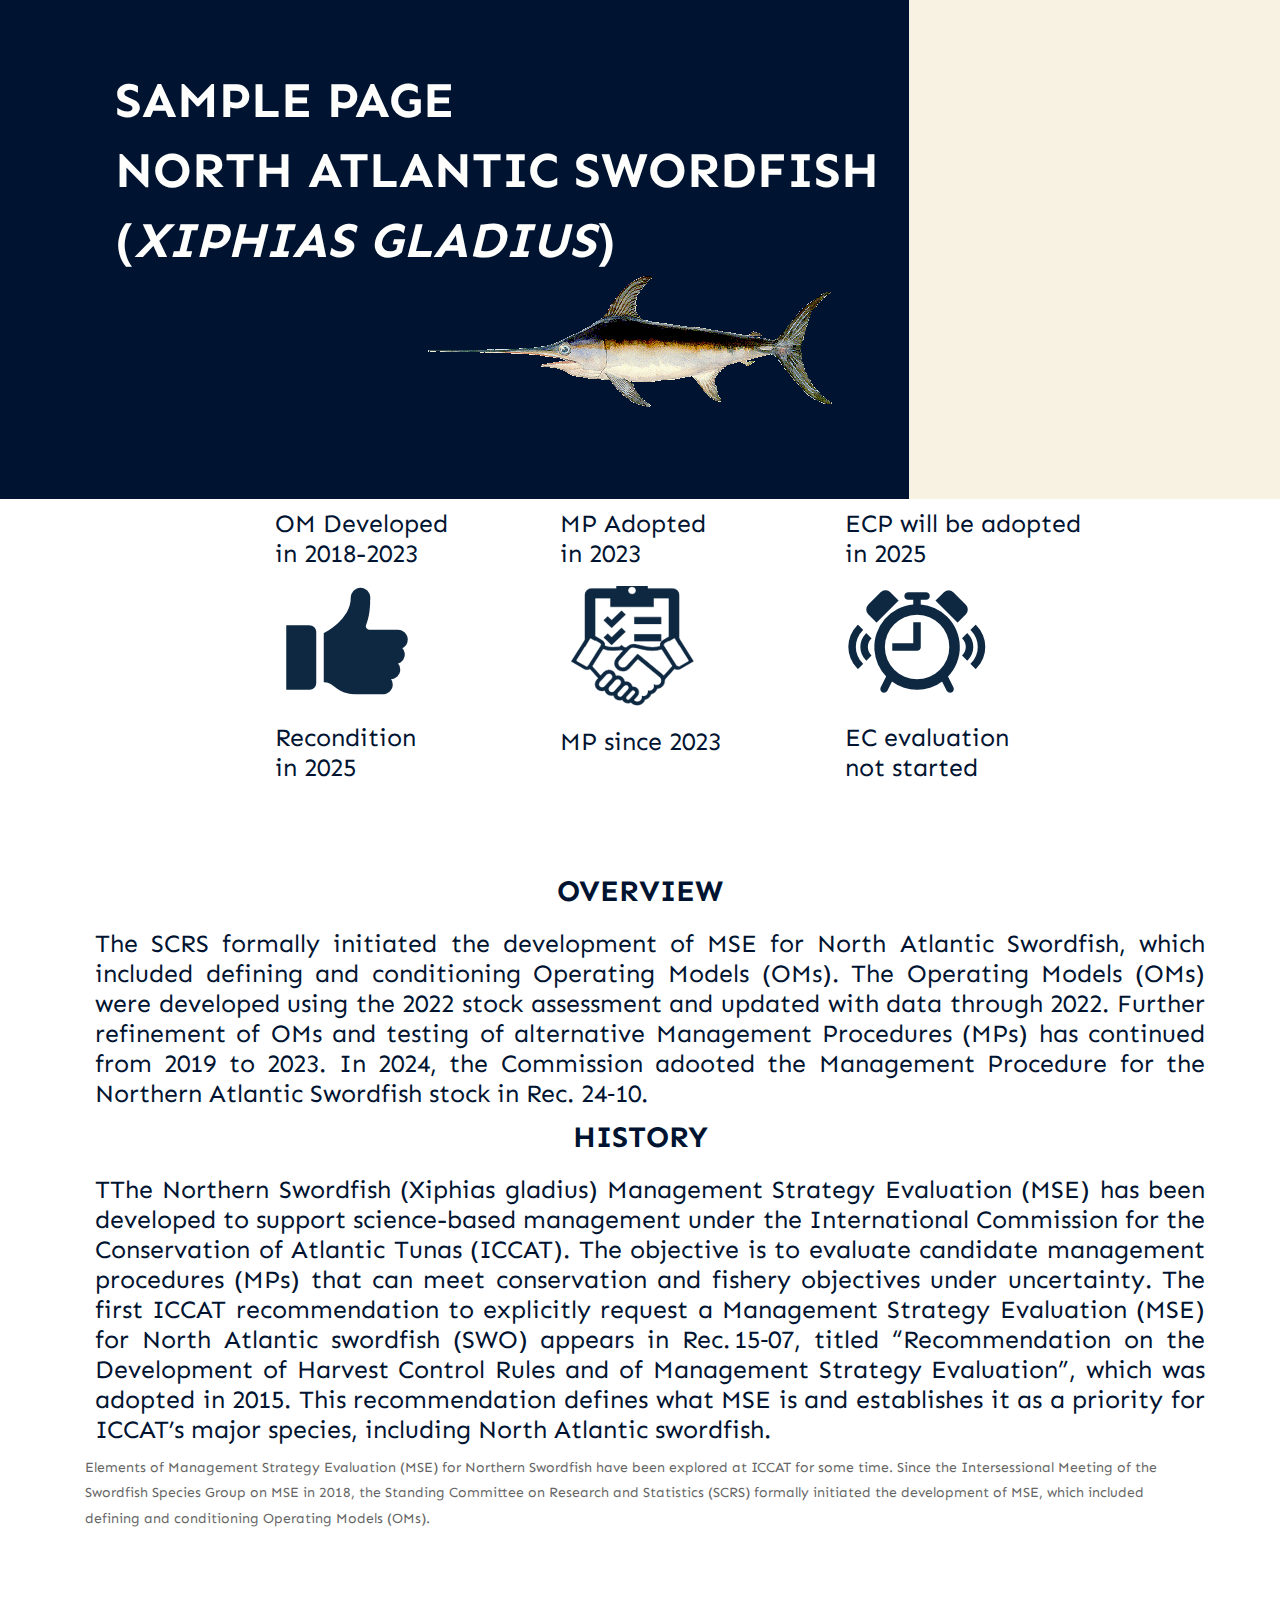
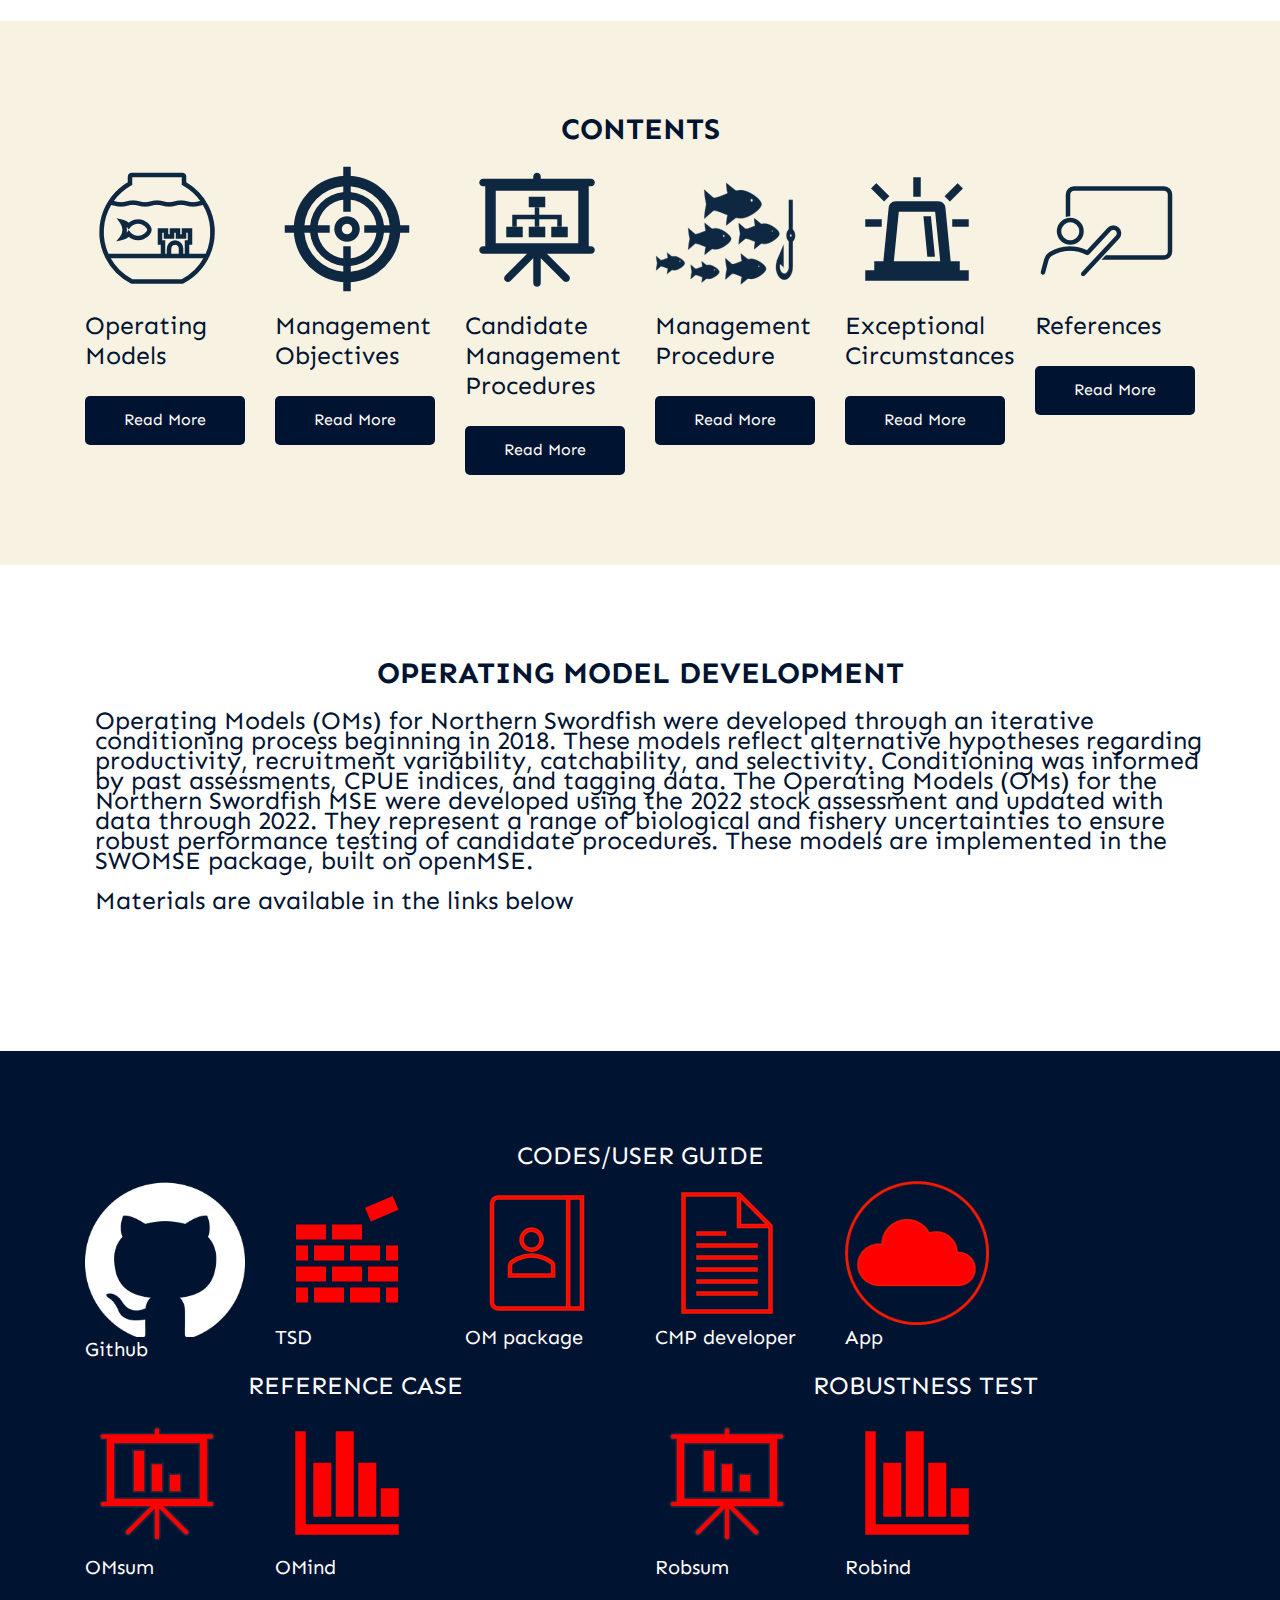
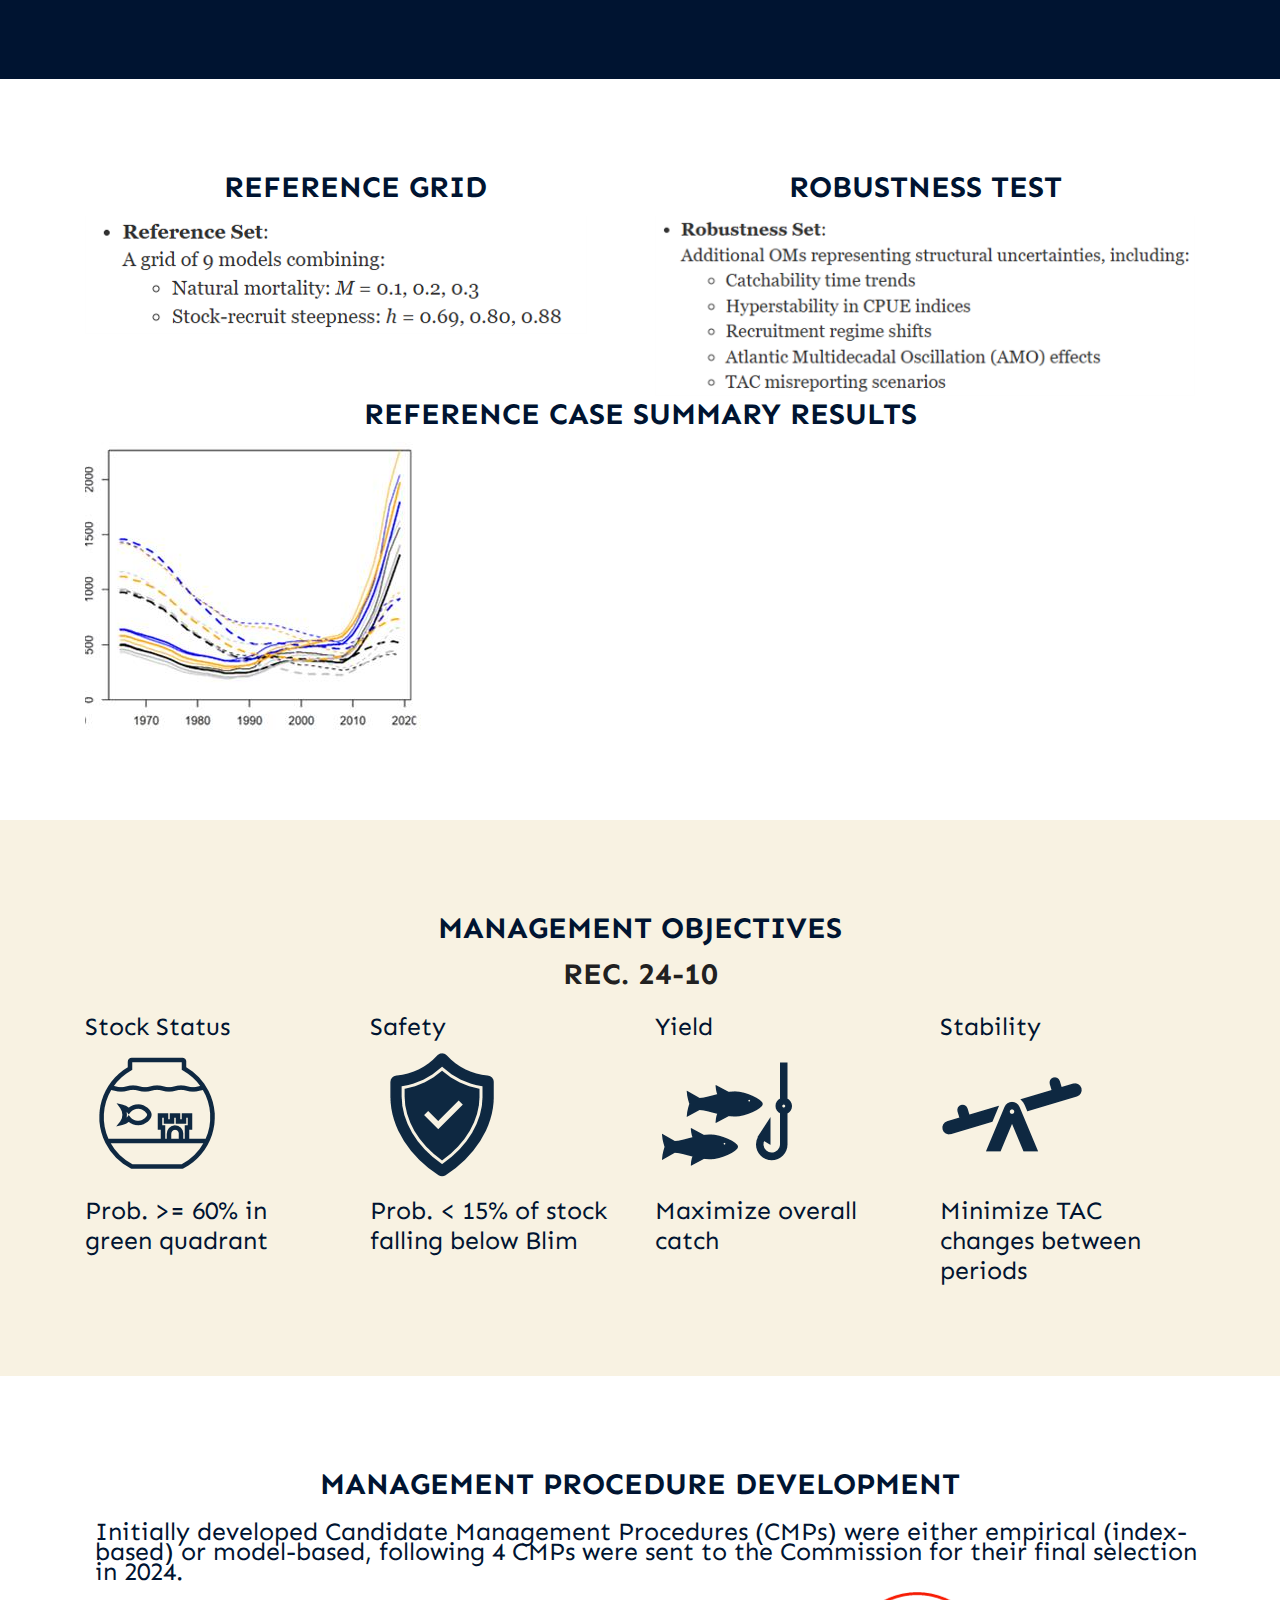
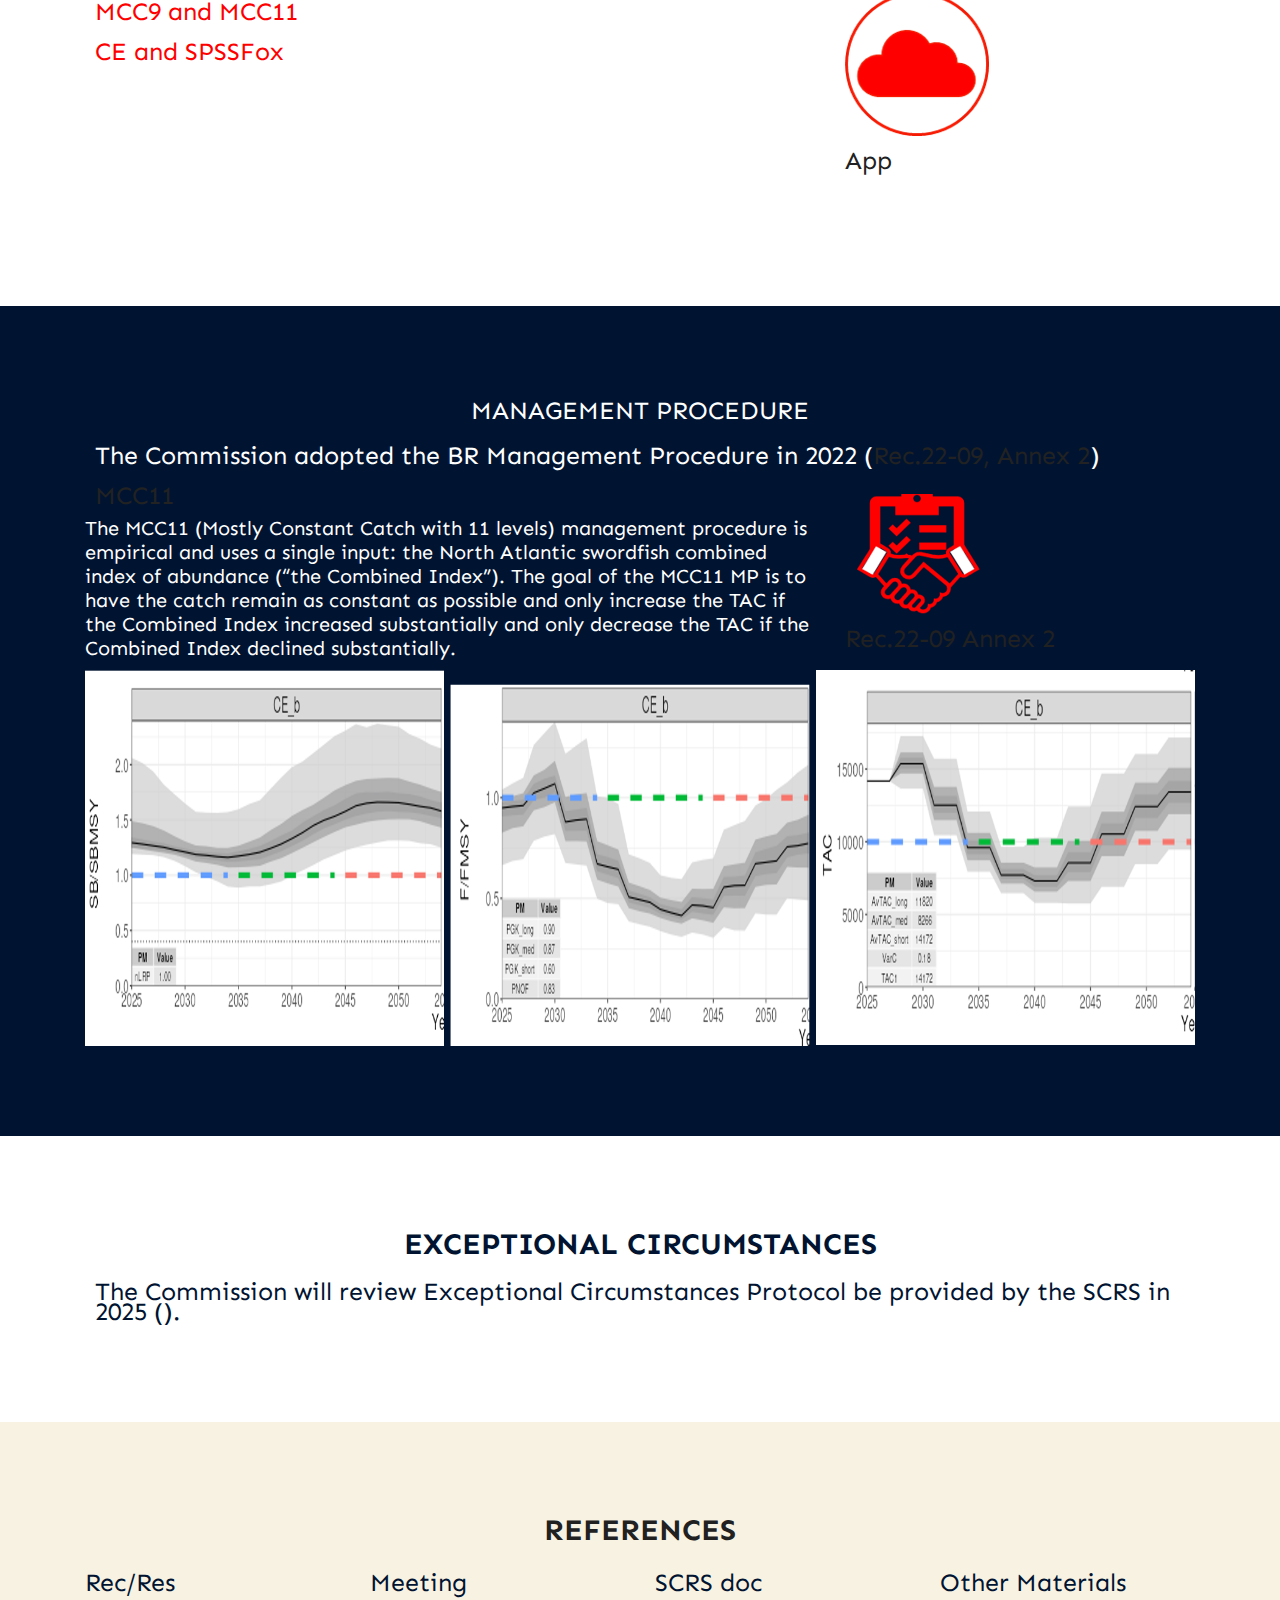
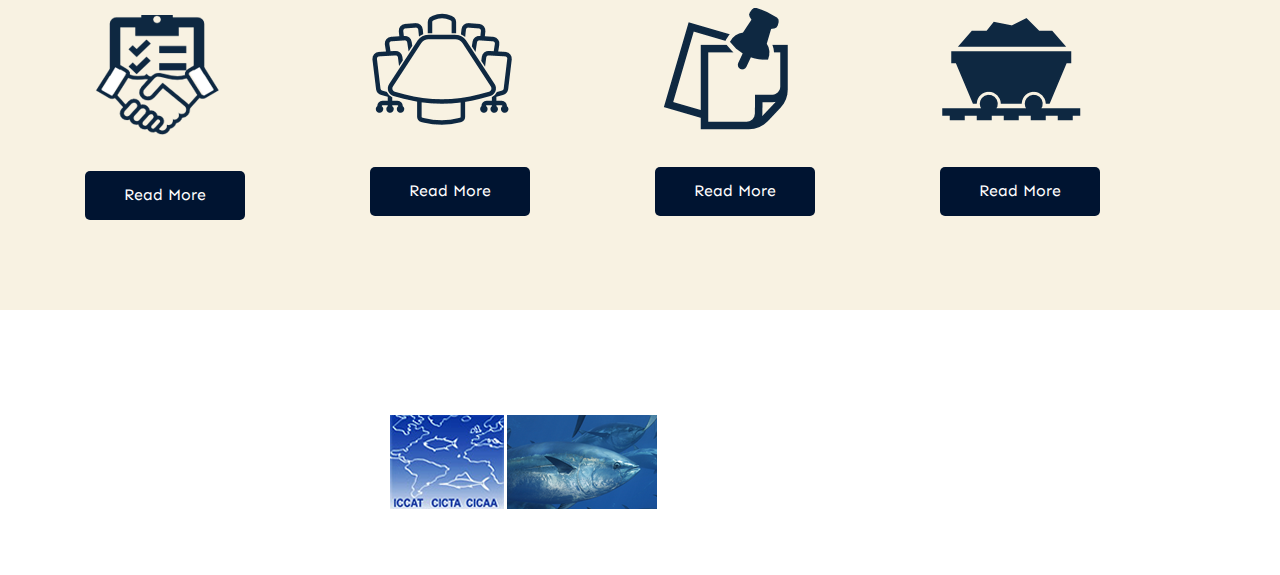
<file: docs/index.html>
<!DOCTYPE html>
<html>
   <head>
      <!-- basic -->
      <meta charset="utf-8">
      <meta http-equiv="X-UA-Compatible" content="IE=edge">
      <meta name="viewport" content="width=device-width, initial-scale=1">
      <!-- mobile metas -->
      <meta name="viewport" content="width=device-width, initial-scale=1">
      <meta name="viewport" content="initial-scale=1, maximum-scale=1">
      <!-- site metas -->
      <title>North Atlantic Swordfish</title>
      <!-- bootstrap css -->
      <link rel="stylesheet" type="text/css" href="assets/css/bootstrap.min.css">
      <!-- style css -->
      <link rel="stylesheet" type="text/css" href="assets/css/style.css">
      <!-- Responsive-->
      <link rel="stylesheet" href="assets/css/responsive.css">
      <!-- font css -->
      <link href="https://fonts.googleapis.com/css2?family=Sen:wght@400;700;800&display=swap" rel="stylesheet">
      <!-- Scrollbar Custom CSS -->
      <link rel="stylesheet" href="assets/css/jquery.mCustomScrollbar.min.css">
      <!-- Tweaks for older IEs-->
      <link rel="stylesheet" href="https://netdna.bootstrapcdn.com/font-awesome/4.0.3/css/font-awesome.css">

  
   </head>
	
   <body>
      <!-- header section start --> 
    <section id="header1">	   
      <div class="header_section">
         <!-- Title section start --> 
         <div class="banner_section layout_padding">
            <div class="container-fluid">

                        <div class="row">
                           <div class="col-md-12">
                              <div class="banner_taital_main">
				 <h1 class="banner_taital">SAMPLE PAGE </h1>
				 <h1 class="banner_taital">North Atlantic Swordfish </h1>
				 <h1 class="banner_taital">(<i>Xiphias gladius</i>) 
                                 <div class="banner_img"><img src="assets/images/swo1.gif"></div>
                              </div>
                           </div>
                        </div>
	    </div>
         </div>
         <!-- Title section end -->
      </div>
    </section>
      <!-- header section end -->
	   
      <!-- short summary section start -->
    <section id="introsum1">
      <div class="services_section">
         <div class="services_sectionn_2">
                     <div class="container">
                        <div class="row">
			    <div class="col-md-2">
                              <div class="service_box">
                              </div>
                           </div>				      
			    <div class="col-md-3">
                              <div class="service_box">
                                 <h3 class="corporate_text">OM Developed <br/> in 2018-2023</h3>

                                 <div class="house_icon">
                                    <img src="assets/images/OMcomplete_2.png" class="image_1">
                                    <a href="#om"><img src="assets/images/OMcomplete_1.png" class="image_2"></a>
                                 </div>
                                 <h3 class="corporate_text">Recondition <br/> in 2025</h3>
                              </div>
                           </div>

                           <div class="col-md-3">
                              <div class="service_box">
                                 <h3 class="corporate_text">MP Adopted <br/> in 2023</h3>

                                 <div class="house_icon">
                                    <img src="assets/images/MPadopt_1.png" class="image_1">
                                    <a href="#mp"><img src="assets/images/MPadopt_2.png" class="image_2"></a>
                                 </div>
                                 <h3 class="corporate_text">MP since 2023</h3>
                              </div>
                           </div>

                           <div class="col-md-3">
                              <div class="service_box">
                                 <h3 class="corporate_text">ECP will be adopted <br/> in 2025</h3>

                                 <div class="house_icon">
                                    <img src="assets/images/ECP_1.png" class="image_1">
                                    <a href="#ec"><img src="assets/images/ECP_2.png" class="image_2"></a>
                                 </div>
                                 <h3 class="corporate_text">EC evaluation<br/> not started</h3>
                              </div>
                           </div>
                        </div>
                     </div>
         </div>
       </div>
	
      </section>
      <!-- short summary section end -->

      <!-- Intro section start -->
    <section id="intro1">
      <div class="intro_section">
         <div class="intro_section_2">
                     <div class="container">	   
                        <div class="row">
                           <div class="col-md-12">
                             <h1 class="studies_taital">Overview</h1>
                             <p class="intro_text"> The SCRS formally initiated the development of MSE for North Atlantic Swordfish, which included defining and conditioning Operating Models (OMs). The Operating Models (OMs) were developed using the 2022 stock assessment and updated with data through 2022. Further refinement of OMs and testing of alternative Management Procedures (MPs) has continued from 2019 to 2023. In 2024, the Commission adooted the Management Procedure for the Northern Atlantic Swordfish stock in Rec. 24‑10.
                             </p>
                             <h1 class="studies_taital">History</h1>
                  	     <p class="intro_text">TThe Northern Swordfish (Xiphias gladius) Management Strategy Evaluation (MSE) has been developed to support science-based management under the International Commission for the Conservation of Atlantic Tunas (ICCAT). The objective is to evaluate candidate management procedures (MPs) that can meet conservation and fishery objectives under uncertainty.

The first ICCAT recommendation to explicitly request a Management Strategy Evaluation (MSE) for North Atlantic swordfish (SWO) appears in Rec. 15‑07, titled “Recommendation on the Development of Harvest Control Rules and of Management Strategy Evaluation”, which was adopted in 2015. This recommendation defines what MSE is and establishes it as a priority for ICCAT’s major species, including North Atlantic swordfish.                             </p>

Elements of Management Strategy Evaluation (MSE) for Northern Swordfish have been explored at ICCAT for some time. Since the Intersessional Meeting of the Swordfish Species Group on MSE in 2018, the Standing Committee on Research and Statistics (SCRS) formally initiated the development of MSE, which included defining and conditioning Operating Models (OMs). 
                           </div>
                        </div>
                     </div>
         </div>
       </div>
      </section>
      <!-- Intro section end -->
	
      <!-- Contents section start -->
    <section id="contents1">	   
      <div class="services_section">
         <div class="services_section_2">
                     <div class="container">
                        <div class="row">
                           <div class="col-md-12">
                             <h1 class="studies_taital">CONTENTS</h1>
                           </div>
                        </div>

                        <div class="row">
                           <div class="col-md-2">
                              <div class="service_box">
                                 <div class="house_icon">
                                    <img src="assets/images/StockStatus_1.png" class="image_1">
                                    <a href="#om"><img src="assets/images/StockStatus_2.png" class="image_2"></a>
                                 </div>
                                 <h3 class="corporate_text">Operating Models</h3>
				 <div class="readmore_button"><a href="#om">Read More</a></div>
                                 
                              </div>
                           </div>

                           <div class="col-md-2">
                              <div class="service_box">
                                 <div class="house_icon">
                                    <img src="assets/images/contMO_1.png" class="image_1">
                                    <a href="#mo"><img src="assets/images/contMO_2.png" class="image_2"></a>
                                 </div>
                                 <h3 class="corporate_text">Management Objectives</h3>
                                 <div class="readmore_button"><a href="#mo">Read More</a></div>
                              </div>
                           </div>

                           <div class="col-md-2">
                              <div class="service_box">
                                 <div class="house_icon">
                                    <img src="assets/images/contCMP_1.png" class="image_1">
                                    <a href="#cmp"><img src="assets/images/contCMP_2.png" class="image_2"></a>
                                 </div>
                                 <h3 class="corporate_text">Candidate Management Procedures</h3>
                                 <div class="readmore_button"><a href="#cmp">Read More</a></div>
                              </div>
                           </div>

                           <div class="col-md-2">
                              <div class="service_box">
                                 <div class="house_icon">
                                    <img src="assets/images/contMP_1.png" class="image_1">
                                    <a href="#mp"><img src="assets/images/contMP_2.png" class="image_2"></a>
                                 </div>
                                 <h3 class="corporate_text">Management Procedure</h3>
                                 <div class="readmore_button"><a href="#mp">Read More</a></div>
                              </div>
                           </div>

                           <div class="col-md-2">
                              <div class="service_box">
                                 <div class="house_icon">
                                    <img src="assets/images/contECP_1.png" class="image_1">
                                    <a href="#ec"><img src="assets/images/contECP_2.png" class="image_2"></a>
                                 </div>
                                 <h3 class="corporate_text">Exceptional Circumstances</h3>
                                 <div class="readmore_button"><a href="#ec">Read More</a></div>
                              </div>
                           </div>

                           <div class="col-md-2">
                              <div class="service_box">
                                 <div class="house_icon">
                                    <img src="assets/images/contRef_1.png" class="image_1">
                                    <a href="#ref"><img src="assets/images/contRef_2.png" class="image_2"></a>
                                 </div>
                                 <h3 class="corporate_text">References</h3>
                                 <div class="readmore_button"><a href="#ref">Read More</a></div>
                              </div>
                           </div>

                        </div>
                     </div>
         </div>
      </div>
    </section>
      <!-- Contents section end -->

      <!-- OM section start -->
    <section id="om1">	   
      <div class="intro_section">
         <div class="intro_section_2">
                     <div class="container">
                        <div class="row">
                           <div class="col-md-12">
                  		<h1 class="studies_taital" id="om">Operating Model Development </h1>
	         		<p class="corporate_text">Operating Models (OMs) for Northern Swordfish were developed through an iterative conditioning process beginning in 2018. These models reflect alternative hypotheses regarding productivity, recruitment variability, catchability, and selectivity. Conditioning was informed by past assessments, CPUE indices, and tagging data.

The Operating Models (OMs) for the Northern Swordfish MSE were developed using the 2022 stock assessment and updated with data through 2022. They represent a range of biological and fishery uncertainties to ensure robust performance testing of candidate procedures.
These models are implemented in the SWOMSE package, built on openMSE.</p>
				<p class="corporate_text">Materials are available in the links below</p>
                           </div>
                        </div>
                     </div>
         </div>


         <div class="OM_section">
                     <div class="container">
                        <div class="row">
                           <div class="col-md-12">
	                            <h2 class="studies_taital2">Codes/User guide</h2>
                           </div>
                        </div>


                        <div class="row">
                           <div class="col-md-2">
                              <div class="service_box">
                                 <div class="house_icon">
                                    <img src="assets/images/github-mark-white.png" class="image_1">
                                    <a href="assets/references/github_nswo.html"><img src="assets/images/github-mark-white.png" class="image_2"></a>
                                 </div>
                                 <h3 class="OM_text"><a href="assets/references/github_nswo.html">Github</a></h3>
                              </div>
                           </div>

                           <div class="col-md-2">
                              <div class="service_box">
                                 <div class="house_icon">
                                    <img src="assets/images/TSD_1.png" class="image_1">
                                    <a href=""https://iccat.github.io/nswo-mse/UserManual/User_Manual.html" target="_blank"><img src="assets/images/TSD_2.png" class="image_2"></a>
                                 </div>
                                 <h3 class="OM_text"><a href=""https://iccat.github.io/nswo-mse/UserManual/User_Manual.html" target="_blank">TSD</a></h3>
                                
                              </div>
                           </div>

                           <div class="col-md-2">
                              <div class="service_box">
                                 <div class="house_icon">
                                    <img src="assets/images/MSEpackage_1.png" class="image_1">
                                    <a href="https://iccat.github.io/nswo-mse/UserManual/User_Manual.html" target="_blank"><img src="assets/images/MSEpackage_2.png" class="image_2"></a>
                                 </div>
                                 <h3 class="OM_text"><a href="https://iccat.github.io/nswo-mse/UserManual/User_Manual.html" target="_blank">OM package</a></h3>
                                 
                              </div>
                           </div>

                           <div class="col-md-2">
                              <div class="service_box">
                                 <div class="house_icon">
                                    <img src="assets/images/CMPdevelop_1.png" class="image_1">
                                    <a href="https://iccat.github.io/nswo-mse/cMPdevelopment/CMP-Development-Guide.html" target="_blank"><img src="assets/images/CMPdevelop_2.png" class="image_2"></a>
                                 </div>
                                 <h3 class="OM_text"><a href="https://iccat.github.io/nswo-mse/cMPdevelopment/CMP-Development-Guide.html" target="_blank">CMP developer</a></h3>
			      </div>
                           </div>

                           <div class="col-md-2">
                              <div class="service_box">
                                 <div class="house_icon">
                                    <img src="assets/images/App_1.png" class="image_1">
                                    <a href="https://iccat.shinyapps.io/NSWOMSE/" target="_blank"><img src="assets/images/App_2.png" class="image_2"> </a>
                                 </div>
                                 <h3 class="OM_text"><a href="https://iccat.shinyapps.io/NSWOMSE/" target="_blank">App </a></h3>
                                 
                              </div>
                           </div>
                        </div>

                        <div class="row">
                           <div class="col-md-6">
	                            <h2 class="studies_taital2">Reference Case</h2>
                           </div>
                           <div class="col-md-6">
	                            <h2 class="studies_taital2">Robustness Test</h2>
                           </div>
                        </div>

			     
                        <div class="row">
                           <div class="col-md-2">
                              <div class="service_box">
                                 <div class="house_icon">
                                    <img src="assets/images/gridsum_1.png" class="image_1">
                                    <a href="https://iccat.github.io/nswo-mse/Reports/OM_Summary/2024/OM_Summary_Report.html" target="_blank"><img src="assets/images/gridsum_2.png" class="image_2"></a>
                                 </div>
                                 <h3 class="OM_text"><a href="https://iccat.github.io/nswo-mse/Reports/OM_Summary/2024/OM_Summary_Report.html" target="_blank">OMsum</a></h3>
                                 
                              </div>
                           </div>

                           <div class="col-md-2">
                              <div class="service_box">
                                 <div class="house_icon">
                                    <img src="assets/images/gridindiv_1.png" class="image_1">
                                    <a href="https://iccat.github.io/abft-mse/Reports/OM_Summary/New_Lcomp_L_summary.html" target="_blank"><img src="assets/images/gridindiv_2.png" class="image_2"></a>
                                 </div>
                                 <h3 class="OM_text"><a href="https://iccat.github.io/abft-mse/Reports/OM_Summary/New_Lcomp_L_summary.html" target="_blank">OMind</a></h3>
                                 
                              </div>
                           </div>

                           <div class="col-md-2">
                           </div>

                           <div class="col-md-2">
                              <div class="service_box">
                                 <div class="house_icon">
                                    <img src="assets/images/gridsum_1.png" class="image_1">
                                    <img src="assets/images/gridsum_2.png" class="image_2">
                                 </div>
                                 <h3 class="OM_text">Robsum</h3>
                                
                              </div>
                           </div>

                           <div class="col-md-2">
                              <div class="service_box">
                                 <div class="house_icon">
                                    <img src="assets/images/gridindiv_1.png" class="image_1">
                                    <img src="assets/images/gridindiv_2.png" class="image_2">
                                 </div>
                                 <h3 class="OM_text">Robind</h3>
                                 
                              </div>
                           </div>

                        </div>
                     </div>

         </div>


         <div class="intro_section_2">
            <div class="container">
              <div class="row">
               <div class="col-sm-6">
                  <h3 class="studies_taital">Reference Grid</h3>
		  <img src="assets/model_images/ReferenceGrid.png" class="image_1">
               </div>
               <div class="col-sm-6">
                  <h3 class="studies_taital">Robustness Test </h3>
		  <img src="assets/model_images/Robustness.png" class="image_1">
               </div>
              </div>
              <div class="row">
               <div class="col-sm-12">
                  <h3 class="studies_taital">Reference Case Summary Results</h3>
		  <img src="assets/model_images/OM_SSB_F.jpg" class="image_1">
               </div>
              </div>
           </div>
         </div>
      </div>
    </section>
      <!-- OM section end -->



      <!-- Management Objectives section start -->
    <section id="mo1">
      <div class="services_section">
         <div class="services_section_2">
                     <div class="container">

                        <div class="row">
                           <div class="col-md-12">
                                 <h1 class="studies_taital" id="mo">Management Objectives</h1>
				 <h1 class="studies_taital"><a href="https://www.iccat.int/Documents/Recs/compendiopdf-e/2024-10-e.pdf">Rec. 24-10</a></h1> 
                           </div>
                        </div>

                        <div class="row">

                           <div class="col-md-3">
                              <div class="service_box">
                                 <h3 class="corporate_text">Stock Status</h3>
                                 <div class="house_icon">
                                    <img src="assets/images/StockStatus_1.png" class="image_1">
                                    <img src="assets/images/StockStatus_2.png" class="image_2">
                                 </div>
                                 <h3 class="corporate_text">Prob. >= 60% in green quadrant</h3>
                              </div>
                           </div>

                           <div class="col-md-3">
                              <div class="service_box">
                                 <h3 class="corporate_text">Safety</h3>
                                 <div class="house_icon">
                                    <img src="assets/images/Safety_1.png" class="image_1">
                                    <img src="assets/images/Safety_2.png" class="image_2">
                                 </div>
                                 <h3 class="corporate_text">Prob. < 15% of stock falling below Blim</h3>
                              </div>
                           </div>

                           <div class="col-md-3">
                              <div class="service_box">
                                 <h3 class="corporate_text">Yield</h3>
                                 <div class="house_icon">
                                    <img src="assets/images/Yield_1.png" class="image_1">
                                    <img src="assets/images/Yield_2.png" class="image_2">
                                 </div>
                                 <h3 class="corporate_text">Maximize overall catch</h3>
                              </div>
                           </div>

                           <div class="col-md-3">
                              <div class="service_box">
                                 <h3 class="corporate_text">Stability</h3>
                                 <div class="house_icon">
                                    <img src="assets/images/Stability_1.png" class="image_1">
                                    <img src="assets/images/Stability_2.png" class="image_2">
                                 </div>
                                 <h3 class="corporate_text">Minimize TAC changes between periods</h3>
                              </div>
                           </div>

                        </div>
                     </div>
         </div>
      </div>
    </section>
      <!-- Management Objectives section end -->



      <!-- Management Procedure Development section start -->
    <section id="mp1">
       <div class="intro_section">
         <div class="intro_section_2">
                     <div class="container">
                        <div class="row">
                           <div class="col-md-12">
                             <h1 class="studies_taital" id="cmp">Management Procedure Development</h1>
	                     <p class="corporate_text">Initially developed Candidate Management Procedures (CMPs) were either empirical (index-based) or model-based, following 4 CMPs were sent to the Commission for their final selection in 2024.</p>
                           </div>

               		  <div class="col-md-8">
	                    <p class="corporate_text"><a href="" target="_blank">MCC9 and MCC11</a></p>
	                    <p class="corporate_text"><a href="" target="_blank">CE and SPSSFox</a></p>
              		  </div>
	                  <div class="col-md-4">
                              <div class="service_box">
                                 <div class="house_icon">
                                    <img src="assets/images/App_1.png" class="image_1">
                                    <a href="https://iccat.shinyapps.io/NSWOMSE/" target="_blank"><img src="assets/images/App_3.png" class="image_2"> </a>
                                 </div>
                                 <h3 class="corporate_text"><a href="https://iccat.shinyapps.io/NSWOMSE/" target="_blank">App</a></h3>
                                 </div>
                              </div>
              		  </div>
                        </div>
                     </div>
         </div>
      </div>

      <div class="services_section">
      <div class="OM_section">
         <div class="container">
            <div class="row">
               <div class="col-md-12">
                  <h3 class="studies_taital2" id="mp">Management Procedure </h3>         
	          <p class="corporate_text2">The Commission adopted the BR Management Procedure in 2022 (<a href="https://www.iccat.int/Documents/Recs/compendiopdf-e/2022-09-e.pdf" target="_blank">Rec.22-09, Annex 2</a>)</p>
               </div>
               <div class="col-md-8">
	          <p class="corporate_text2"><a href="https://www.iccat.int/Documents/CVSP/CV081_2024/n_7/CV08107137.pdf" target="_blank">MCC11</a></p>
		  <h3 class="OM_text">The MCC11 (Mostly Constant Catch with 11 levels) management procedure is empirical and uses a single input: the North Atlantic swordfish combined index of abundance (“the Combined Index”). The goal of the MCC11 MP is to have the catch remain as constant as possible and only increase the TAC if the Combined Index increased substantially and only decrease the TAC if the Combined Index declined substantially.</h3>
		       
               </div>
               <div class="col-md-4">
                              <div class="service_box">
                                 <div class="house_icon">
                                    <img src="assets/images/MPadopt_2.png" class="image_1">
                                    <a href="https://www.iccat.int/Documents/Recs/compendiopdf-e/2024-10-e.pdf" target="_blank"><img src="assets/images/MPadopt_1.png" class="image_2"></a>
                                 </div>
                                 <h3 class="corporate_text2"><a href="https://www.iccat.int/Documents/Recs/compendiopdf-e/2024-20-e.pdf" target="_blank">Rec.22-09 Annex 2</a></h3>
                              </div>       
               </div>
               <div class="col-md-12">
                  <img src="assets/model_images/MP_res.png" class="image_1">		       
               </div>
		    
            </div>
         </div>
      </div>
      </div>
    </section>
      <!-- Management Procedure Development section end -->

      <!-- EC section start -->

      <!-- OM section start -->
    <section id="ec1">	   
      <div class="intro_section">
         <div class="intro_section_2">
               <div class="container">
                  <div class="row">
                    <div class="col-md-12">
                  	<h1 class="studies_taital" id="ec">Exceptional Circumstances </h1>
	         	<p class="corporate_text">The Commission will review Exceptional Circumstances Protocol be provided by the SCRS in 2025 (<a href="" target="_blank"></a>).</p>
                    </div>
                 </div>
              </div>
        </div>
      </div>
    </section>
      <!-- EC section end -->


      <!-- Reference section start -->
    <section id="ref1">
      <div class="services_section">
         <div class="services_section_2">
                     <div class="container">

                        <div class="row">
                           <div class="col-md-12">
                                 <h1 class="studies_taital" id="ref"><a href="assets/references/ref_nswo.html">References</a></h1>
                           </div>
                        </div>

                        <div class="row">

                           <div class="col-md-3">
                              <div class="service_box">
                                 <h3 class="corporate_text">Rec/Res</h3>
                                 <div class="house_icon">
                                    <img src="assets/images/MPadopt_1.png" class="image_1">
                                    <a href="assets/references/ref_nswo.html#rec"><img src="assets/images/MPadopt_2.png" class="image_2"></a>
                                 </div>
                                 <div class="readmore_button"><a href="assets/references/ref_nswo.html#rec">Read More</a></div>
                              </div>
                           </div>

                           <div class="col-md-3">
                              <div class="service_box">
                                 <h3 class="corporate_text">Meeting</h3>
                                 <div class="house_icon">
                                    <img src="assets/images/RefMeet_1.png" class="image_1">
                                    <a href="assets/references/ref_nswo.html#mtg"><img src="assets/images/RefMeet_2.png" class="image_2"></a>
                                 </div>
                                 <div class="readmore_button"><a href="assets/references/ref_nswo.html#mtg">Read More</a></div>
                              </div>
                           </div>

                           <div class="col-md-3">
                              <div class="service_box">
                                 <h3 class="corporate_text">SCRS doc</h3>
                                 <div class="house_icon">
                                    <img src="assets/images/RefDoc_1.png" class="image_1">
                                    <a href="assets/references/ref_nswo.html#doc"><img src="assets/images/RefDoc_2.png" class="image_2"></a>
                                 </div>
                                 <div class="readmore_button"><a href="assets/references/ref_nswo.html#doc">Read More</a></div>
                              </div>
                           </div>

                           <div class="col-md-3">
                              <div class="service_box">
                                 <h3 class="corporate_text">Other Materials</h3>
                                 <div class="house_icon">
                                    <img src="assets/images/RefOth_1.png" class="image_1">
                                    <a href="assets/references/ref_nswo.html#oth"><img src="assets/images/RefOth_2.png" class="image_2"></a>
                                 </div>
                                 <div class="readmore_button"><a href="assets/references/ref_nswo.html#oth">Read More</a></div>
                              </div>
                           </div>

                        </div>
                     </div>
         </div>
      </div>
    </section>
      <!-- Reference section end -->

      <!-- footer section start -->
    <section id="footer1">	   
      <div class="intro_section">
        <div class="intro_section2">
           <div class="container">
            <div class="row">
               <div class="footer_logo">
                  <a href="https://www.iccat.int/en/index.asp">
                     <img src="assets/images/logoICCAT.png">
                  <a href="https://iccat.github.io/iccat-mse/">
                     <img src="assets/images/github-mark-white.png">
               </div>
            </div>
          </div>
        </div>
      </div>
    </section>
      <!-- footer section end -->

   </body>
</html>
</file>
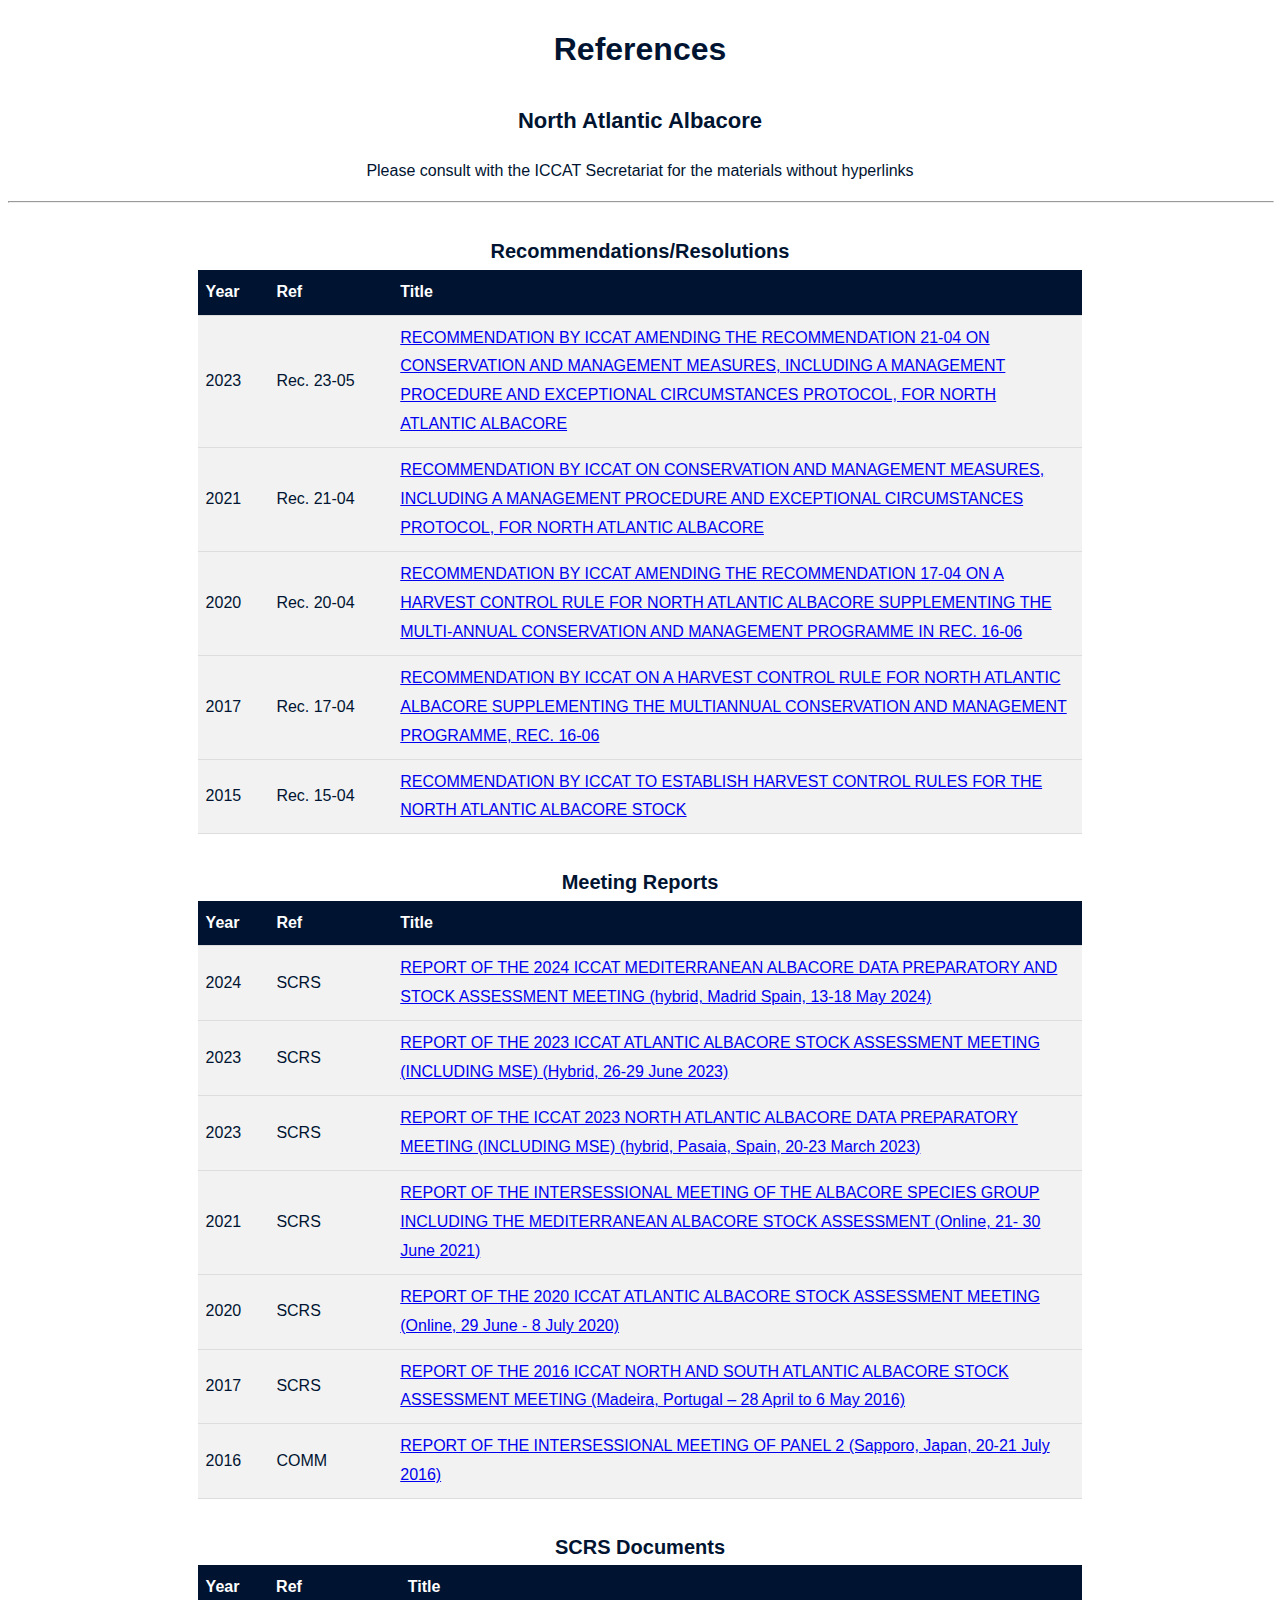
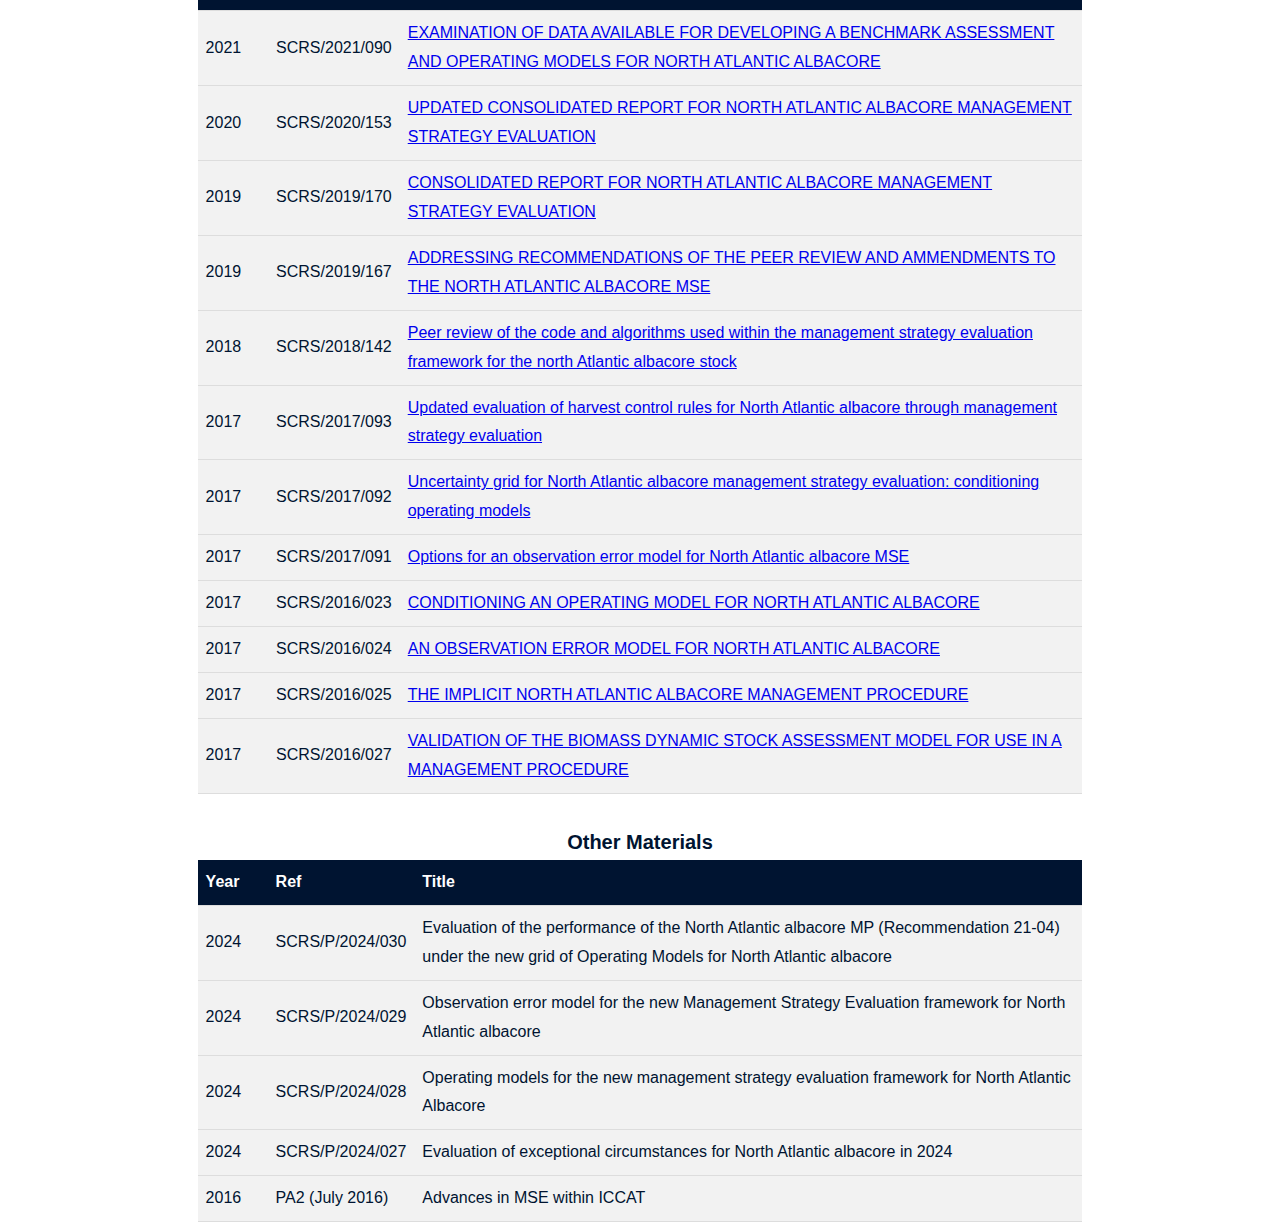
<file: docs/assets/references/ref_nalb.html>
<!DOCTYPE html>
<html>
<head>
<style>
  
body {
    color: #001431;
    font-family: 'Sen', sans-serif;
    line-height: 1.80857;
    font-weight: normal;
    overflow-x: hidden;
}
  
table {
  margin-top:30px;
  margin-left:auto;
  margin-right:auto;
  border-collapse: collapse;
  width: 70%;
}

th, td {
  text-align: left;
  padding: 8px;
}


tr {background-color: #f2f2f2;
    border-bottom: 1px solid #ddd;
    text-align: center;}


th {
  background-color: #001431;
  color: white;
}

</style>
</head>
<body>


<h1 style="text-align:center;">References</h1>
<p style="text-align:center;"><span style="font-size:22px;"><strong>North Atlantic Albacore</strong></span></p>
<p style="text-align:center;">Please consult with the ICCAT Secretariat for the materials without hyperlinks</p>

<hr style="width:100%;text-align:left;margin-left:0">
  
<table>
   <caption style="text-align:center;" id="rec;"><span style="font-size:20px;"><strong>Recommendations/Resolutions</strong></span></caption>
  <tr>
    <th style="width:8%;"><strong>Year</strong></th>
    <th style="width:14%;"><strong>Ref</strong></th>
    <th style="width:78%;"><strong>Title</strong></th>
  </tr>

  <tr>
    <td>2023</td>
    <td>Rec. 23-05</td>
   <td><a target="_blank" rel="noopener noreferrer" href="https://www.iccat.int/Documents/Recs/compendiopdf-e/2023-05-e.pdf">
        RECOMMENDATION BY ICCAT AMENDING THE RECOMMENDATION 21-04 ON CONSERVATION AND MANAGEMENT MEASURES, INCLUDING A MANAGEMENT PROCEDURE AND EXCEPTIONAL CIRCUMSTANCES PROTOCOL, FOR NORTH ATLANTIC ALBACORE</a></td>
  </tr>
  <tr>
    <td>2021</td>
    <td>Rec. 21-04</td>
   <td><a target="_blank" rel="noopener noreferrer" href="https://www.iccat.int/Documents/Recs/compendiopdf-e/2021-04-e.pdf">
        RECOMMENDATION BY ICCAT ON CONSERVATION AND MANAGEMENT MEASURES, INCLUDING A MANAGEMENT PROCEDURE AND EXCEPTIONAL CIRCUMSTANCES PROTOCOL, FOR NORTH ATLANTIC ALBACORE</a></td>
  </tr>
  <tr>
    <td>2020</td>
    <td>Rec. 20-04</td>
   <td><a target="_blank" rel="noopener noreferrer" href="https://www.iccat.int/Documents/Recs/compendiopdf-e/2020-04-e.pdf">
        RECOMMENDATION BY ICCAT AMENDING THE RECOMMENDATION 17-04 ON A HARVEST CONTROL RULE FOR NORTH ATLANTIC ALBACORE SUPPLEMENTING THE MULTI-ANNUAL CONSERVATION AND MANAGEMENT PROGRAMME IN REC. 16-06</a></td>
  </tr>
  <tr>
    <td>2017</td>
    <td>Rec. 17-04</td>
   <td><a target="_blank" rel="noopener noreferrer" href="https://www.iccat.int/Documents/Recs/compendiopdf-e/2017-04-e.pdf">
        RECOMMENDATION BY ICCAT ON A HARVEST CONTROL RULE FOR NORTH ATLANTIC ALBACORE SUPPLEMENTING THE MULTIANNUAL CONSERVATION AND MANAGEMENT PROGRAMME, REC. 16-06</a></td>
  </tr>
  <tr>
    <td>2015</td>
    <td>Rec. 15-04</td>
   <td><a target="_blank" rel="noopener noreferrer" href="https://www.iccat.int/Documents/Recs/compendiopdf-e/2015-04-e.pdf">
        RECOMMENDATION BY ICCAT TO ESTABLISH HARVEST  CONTROL RULES FOR THE NORTH ATLANTIC ALBACORE STOCK </a></td>
  </tr>


</table>    


<table>
   <caption style="text-align:center;" id="mtg;"><span style="font-size:20px;"><strong>Meeting Reports</strong></span></caption>
  <tr>
    <th style="width:8%;"><strong>Year</strong></th>
    <th style="width:14%;"><strong>Ref</strong></th>
    <th style="width:78%;"><strong>Title</strong></th>
  </tr>

  <tr>
    <td>2024</td>
    <td>SCRS</td>
   <td><a target="_blank" rel="noopener noreferrer" href="https://www.iccat.int/Documents/Meetings/Docs/2024/Reports/2024_ALB-M_DP_SA_ENG.pdf">
        REPORT OF THE 2024 ICCAT MEDITERRANEAN ALBACORE DATA PREPARATORY AND STOCK ASSESSMENT MEETING  (hybrid, Madrid Spain, 13-18 May 2024)</a></td>
  </tr>
  <tr>
    <td>2023</td>
    <td>SCRS</td>
   <td><a target="_blank" rel="noopener noreferrer" href="https://www.iccat.int/Documents/Meetings/Docs/2023/REPORTS/2023_ALB_SA_ENG.pdf">
        REPORT OF THE 2023 ICCAT ATLANTIC ALBACORE STOCK ASSESSMENT MEETING (INCLUDING MSE) (Hybrid, 26-29 June 2023) </a></td>
  </tr>
  <tr>
    <td>2023</td>
    <td>SCRS</td>
   <td><a target="_blank" rel="noopener noreferrer" href="https://www.iccat.int/Documents/Meetings/Docs/2023/REPORTS/2023_NALB_DP_ENG.pdf">
        REPORT OF THE ICCAT 2023 NORTH ATLANTIC ALBACORE DATA PREPARATORY MEETING (INCLUDING MSE) (hybrid, Pasaia, Spain, 20-23 March 2023)</a></td>
  </tr>
  <tr>
    <td>2021</td>
    <td>SCRS</td>
   <td><a target="_blank" rel="noopener noreferrer" href="https://www.iccat.int/Documents/Meetings/Docs/2021/REPORTS/2021_ALB_ENG.pdf">
        REPORT OF THE INTERSESSIONAL MEETING OF THE ALBACORE SPECIES GROUP INCLUDING THE MEDITERRANEAN ALBACORE STOCK ASSESSMENT (Online, 21- 30 June 2021)</a></td>
  </tr>
  <tr>
    <td>2020</td>
    <td>SCRS</td>
   <td><a target="_blank" rel="noopener noreferrer" href="https://www.iccat.int/Documents/Meetings/Docs/2020/REPORTS/2020_ALB_ENG.pdf">
        REPORT OF THE 2020 ICCAT ATLANTIC ALBACORE STOCK ASSESSMENT MEETING (Online, 29 June - 8 July 2020)</a></td>
  </tr>
  <tr>
    <td>2017</td>
    <td>SCRS</td>
   <td><a target="_blank" rel="noopener noreferrer" href="https://www.iccat.int/Documents/Meetings/Docs/2016_ALB_REPORT_ENG.pdf">
        REPORT OF THE 2016 ICCAT NORTH AND SOUTH ATLANTIC ALBACORE STOCK ASSESSMENT MEETING (Madeira, Portugal – 28 April to 6 May 2016)</a></td>
  </tr>
  <tr>
    <td>2016</td>
    <td>COMM</td>
   <td><a target="_blank" rel="noopener noreferrer" href="https://www.iccat.int/Documents/Meetings/Docs/2016_PA2_Report_ENG.pdf">
        REPORT OF THE INTERSESSIONAL MEETING OF PANEL 2 (Sapporo, Japan, 20-21 July 2016) </a></td>
  </tr>

</table> 

  
<table>
   <caption style="text-align:center;" id="doc;"><span style="font-size:20px;"><strong>SCRS Documents</strong></span></caption>
  <tr>
    <th style="width:8%;"><strong>Year</strong></th>
    <th style="width:14%;"><strong>Ref</strong></th>
    <th style="width:78%;"><strong>Title</strong></th>
  </tr>

  <tr>
    <td>2021</td>
    <td>SCRS/2021/090</td>
   <td><a target="_blank" rel="noopener noreferrer" href="https://www.iccat.int/Documents/CVSP/CV078_2021/n_8/CV078080296.pdf">
        EXAMINATION OF DATA AVAILABLE FOR DEVELOPING A BENCHMARK ASSESSMENT AND OPERATING MODELS FOR NORTH ATLANTIC ALBACORE</a></td>
  </tr>
  <tr>
    <td>2020</td>
    <td>SCRS/2020/153</td>
   <td><a target="_blank" rel="noopener noreferrer" href="https://www.iccat.int/Documents/CVSP/CV077_2020/n_7/CV077070428.pdf">
        UPDATED CONSOLIDATED REPORT FOR NORTH ATLANTIC ALBACORE MANAGEMENT STRATEGY EVALUATION</a></td>
  </tr>
  <tr>
    <td>2019</td>
    <td>SCRS/2019/170</td>
   <td><a target="_blank" rel="noopener noreferrer" href="https://www.iccat.int/Documents/CVSP/CV076_2019/n_8/CV07608051.pdf">
        CONSOLIDATED REPORT FOR NORTH ATLANTIC ALBACORE MANAGEMENT STRATEGY EVALUATION</a></td>
  </tr>
  <tr>
    <td>2019</td>
    <td>SCRS/2019/167</td>
   <td><a target="_blank" rel="noopener noreferrer" href="https://www.iccat.int/Documents/CVSP/CV076_2019/n_8/CV07608040.pdf">
        ADDRESSING RECOMMENDATIONS OF THE PEER REVIEW AND AMMENDMENTS TO THE NORTH ATLANTIC ALBACORE MSE</a></td>
  </tr>
  <tr>
    <td>2018</td>
    <td>SCRS/2018/142</td>
   <td><a target="_blank" rel="noopener noreferrer" href="https://www.iccat.int/Documents/CVSP/CV076_2019/n_8/CV07608085.pdf">
        Peer review of the code and algorithms used within the management strategy evaluation framework for the north Atlantic albacore stock</a></td>
  </tr>
  <tr>
    <td>2017</td>
    <td>SCRS/2017/093</td>
   <td><a target="_blank" rel="noopener noreferrer" href="https://www.iccat.int/Documents/CVSP/CV074_2017/n_2/CV074020457.pdf">
        Updated evaluation of harvest control rules for North Atlantic albacore through management strategy evaluation</a></td>
  </tr>
  <tr>
    <td>2017</td>
    <td>SCRS/2017/092</td>
   <td><a target="_blank" rel="noopener noreferrer" href="https://www.iccat.int/Documents/CVSP/CV074_2017/n_2/CV074020432.pdf">
        Uncertainty grid for North Atlantic albacore management strategy evaluation: conditioning operating models</a></td>
  </tr>
  <tr>
    <td>2017</td>
    <td>SCRS/2017/091</td>
   <td><a target="_blank" rel="noopener noreferrer" href="https://www.iccat.int/Documents/CVSP/CV074_2017/n_2/CV074020410.pdf">
        Options for an observation error model for North Atlantic albacore MSE</a></td>
  </tr>
  <tr>
    <td>2017</td>
    <td>SCRS/2016/023 </td>
   <td><a target="_blank" rel="noopener noreferrer" href="https://www.iccat.int/Documents/CVSP/CV073_2017/n_4/CV073041296.pdf">
        CONDITIONING AN OPERATING MODEL FOR NORTH ATLANTIC ALBACORE</a></td>
  </tr>
  <tr>
    <td>2017</td>
    <td>SCRS/2016/024 </td>
   <td><a target="_blank" rel="noopener noreferrer" href="https://www.iccat.int/Documents/CVSP/CV073_2017/n_4/CV073041328.pdf">
        AN OBSERVATION ERROR MODEL FOR NORTH ATLANTIC ALBACORE</a></td>
  </tr>
  <tr>
    <td>2017</td>
    <td>SCRS/2016/025 </td>
   <td><a target="_blank" rel="noopener noreferrer" href="https://www.iccat.int/Documents/CVSP/CV073_2017/n_4/CV073041339.pdf">
        THE IMPLICIT NORTH ATLANTIC ALBACORE MANAGEMENT PROCEDURE</a></td>
  </tr>
  <tr>
    <td>2017</td>
    <td>SCRS/2016/027</td>
   <td><a target="_blank" rel="noopener noreferrer" href="https://www.iccat.int/Documents/CVSP/CV073_2017/n_4/CV073041354.pdf">
        VALIDATION OF THE BIOMASS DYNAMIC STOCK ASSESSMENT MODEL FOR USE IN A MANAGEMENT PROCEDURE</a></td>
  </tr>

</table>    

  
<table>
   <caption style="text-align:center;"><span style="font-size:20px;"><strong>Other Materials</strong></span></caption>
  <tr>
    <th style="width:8%;" id="oth;"><strong>Year</strong></th>
    <th style="width:14%;"><strong>Ref</strong></th>
    <th style="width:78%;"><strong>Title</strong></th>
  </tr>

  <tr>
    <td>2024</td>
    <td>SCRS/P/2024/030</td>
<td>
        Evaluation of the performance of the North Atlantic albacore MP (Recommendation 21-04) under the new grid of Operating Models for North Atlantic albacore</td>
  </tr>
  <tr>
    <td>2024</td>
    <td>SCRS/P/2024/029</td>
<td>
        Observation error model for the new Management Strategy Evaluation framework for North Atlantic albacore</td>
  </tr>
  <tr>
    <td>2024</td>
    <td>SCRS/P/2024/028</td>
<td>
        Operating models for the new management strategy evaluation framework for North Atlantic Albacore</td>
  </tr>
  <tr>
    <td>2024</td>
    <td>SCRS/P/2024/027</td>
<td>
        Evaluation of exceptional circumstances for North Atlantic albacore in 2024</td>
  </tr>
  <tr>
    <td>2016</td>
    <td>PA2 (July 2016)</td>
<td>
        Advances in MSE within ICCAT </td>
  </tr>




</table> 
  
</body>
</html>
</file>
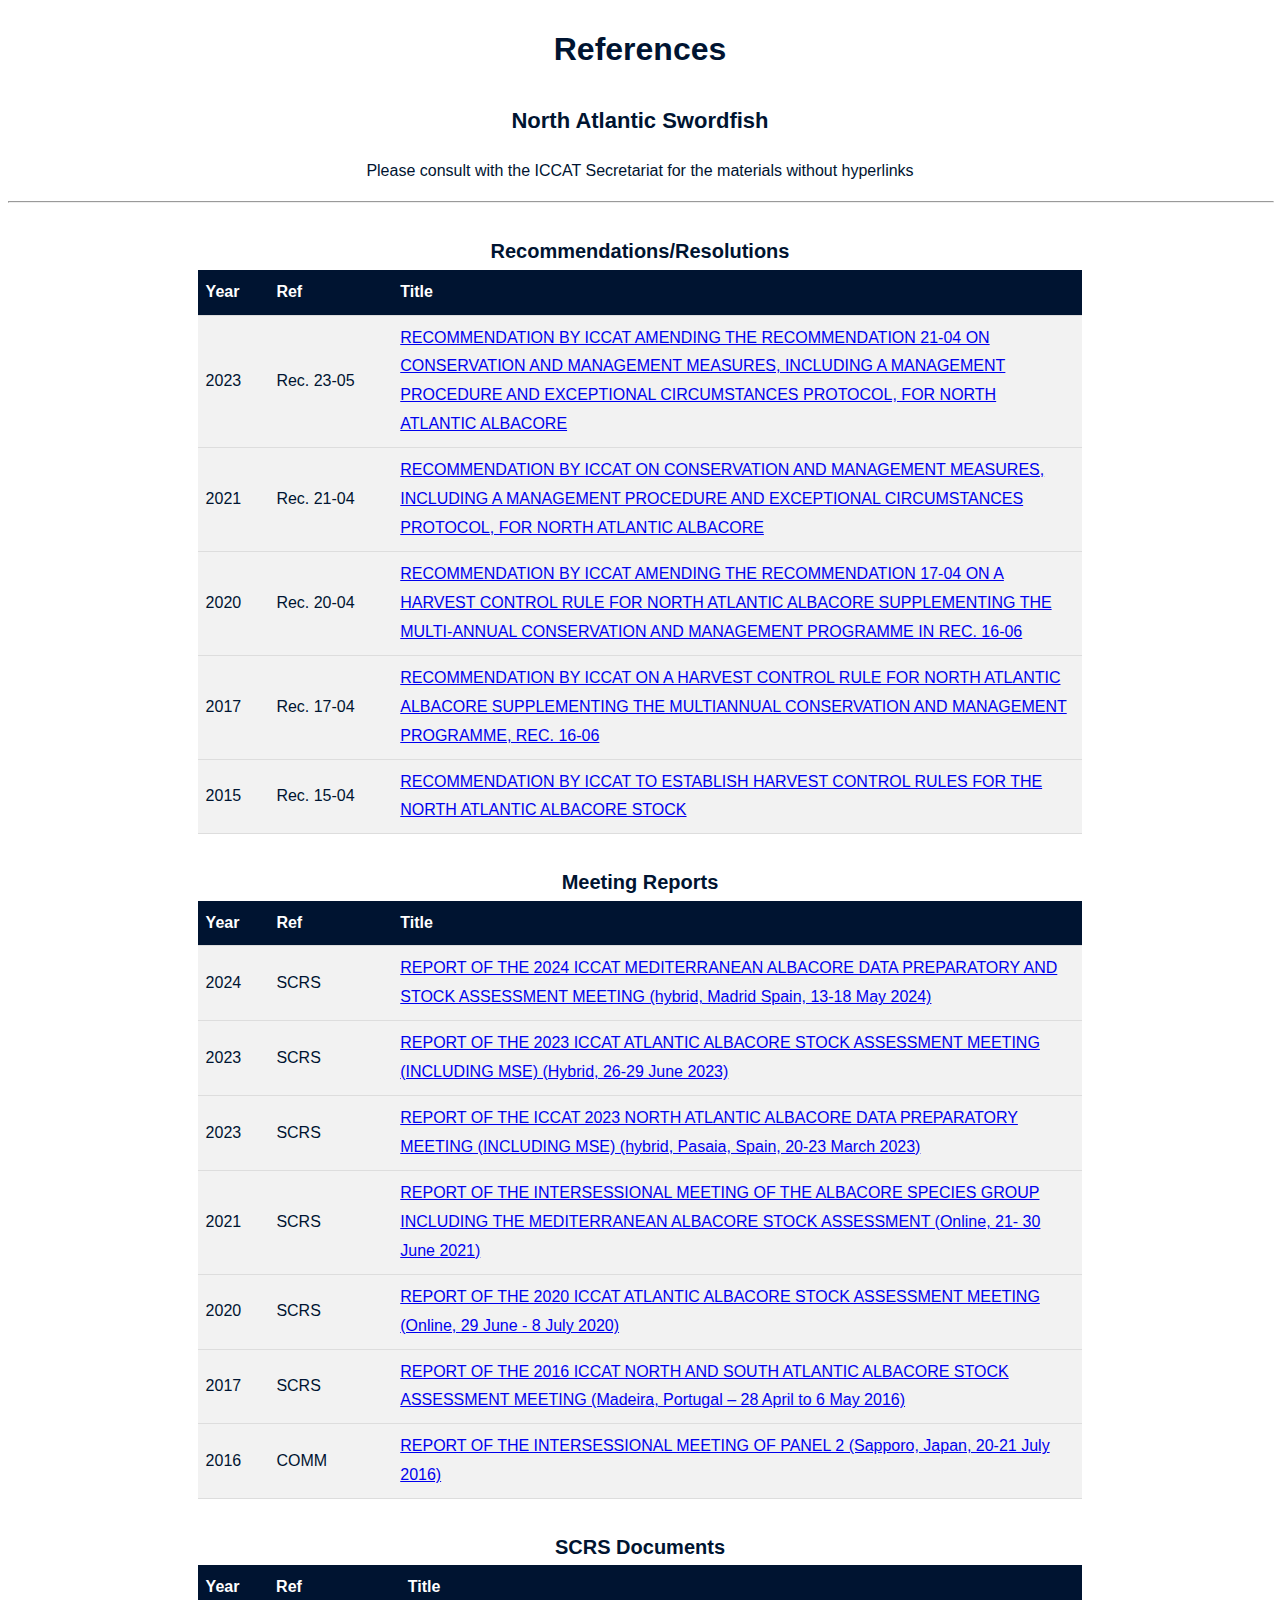
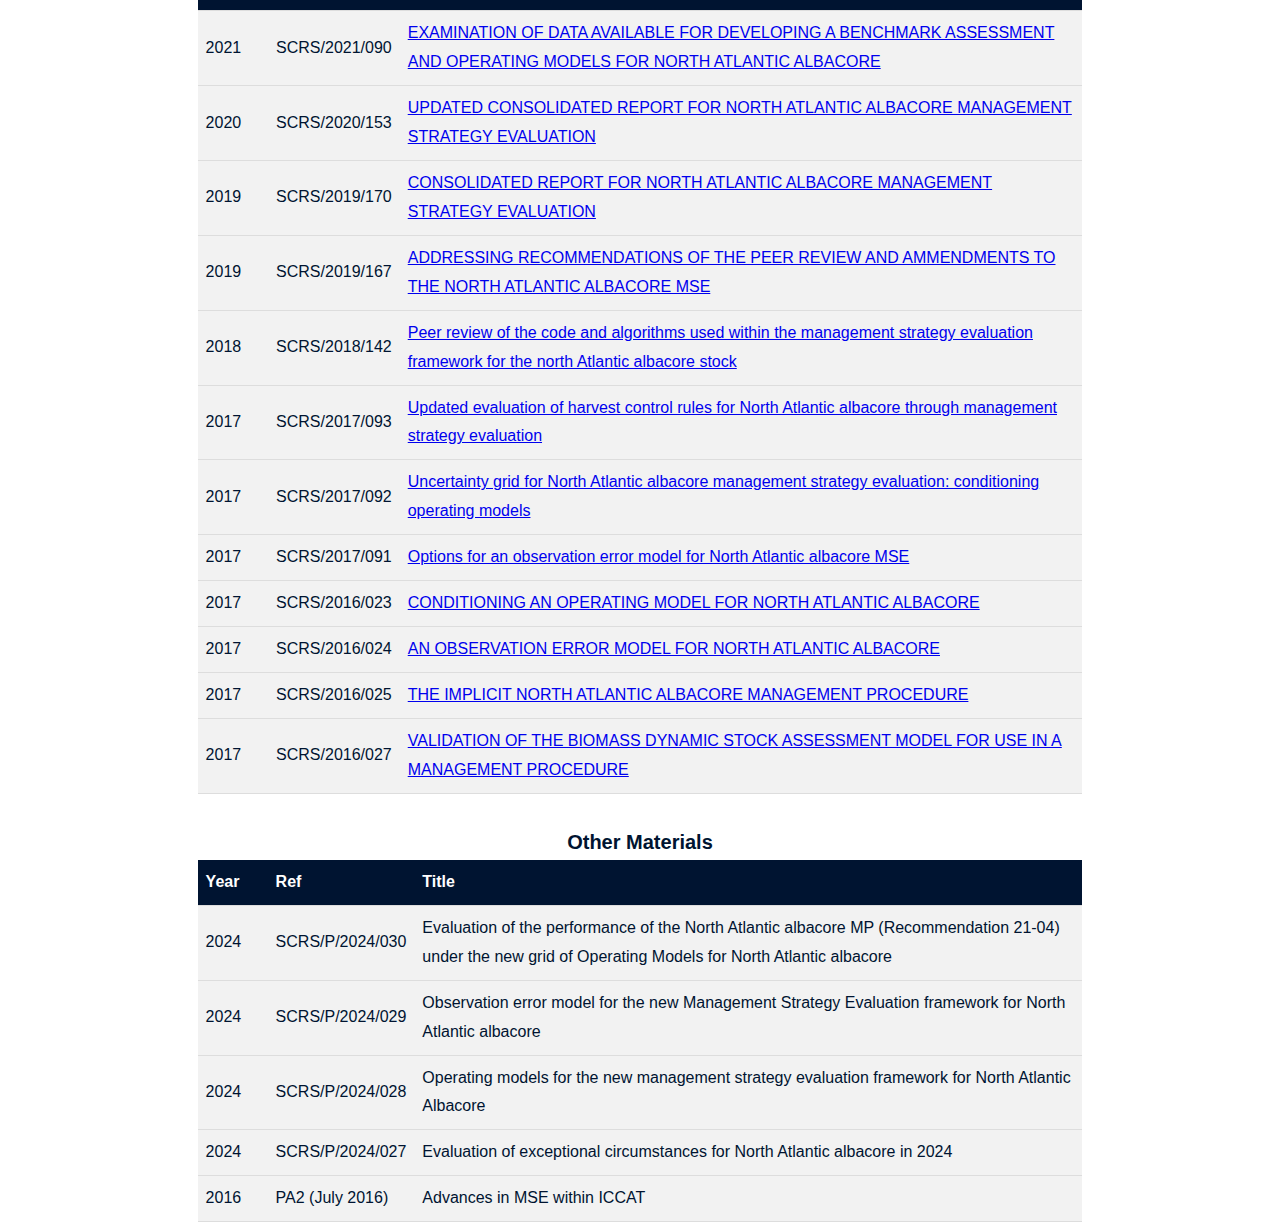
<file: docs/assets/references/ref_nswo.html>
<!DOCTYPE html>
<html>
<head>
<style>
  
body {
    color: #001431;
    font-family: 'Sen', sans-serif;
    line-height: 1.80857;
    font-weight: normal;
    overflow-x: hidden;
}
  
table {
  margin-top:30px;
  margin-left:auto;
  margin-right:auto;
  border-collapse: collapse;
  width: 70%;
}

th, td {
  text-align: left;
  padding: 8px;
}


tr {background-color: #f2f2f2;
    border-bottom: 1px solid #ddd;
    text-align: center;}


th {
  background-color: #001431;
  color: white;
}

</style>
</head>
<body>


<h1 style="text-align:center;">References</h1>
<p style="text-align:center;"><span style="font-size:22px;"><strong>North Atlantic Swordfish</strong></span></p>
<p style="text-align:center;">Please consult with the ICCAT Secretariat for the materials without hyperlinks</p>

<hr style="width:100%;text-align:left;margin-left:0">
  
<table>
   <caption style="text-align:center;" id="rec;"><span style="font-size:20px;"><strong>Recommendations/Resolutions</strong></span></caption>
  <tr>
    <th style="width:8%;"><strong>Year</strong></th>
    <th style="width:14%;"><strong>Ref</strong></th>
    <th style="width:78%;"><strong>Title</strong></th>
  </tr>

  <tr>
    <td>2023</td>
    <td>Rec. 23-05</td>
   <td><a target="_blank" rel="noopener noreferrer" href="https://www.iccat.int/Documents/Recs/compendiopdf-e/2023-05-e.pdf">
        RECOMMENDATION BY ICCAT AMENDING THE RECOMMENDATION 21-04 ON CONSERVATION AND MANAGEMENT MEASURES, INCLUDING A MANAGEMENT PROCEDURE AND EXCEPTIONAL CIRCUMSTANCES PROTOCOL, FOR NORTH ATLANTIC ALBACORE</a></td>
  </tr>
  <tr>
    <td>2021</td>
    <td>Rec. 21-04</td>
   <td><a target="_blank" rel="noopener noreferrer" href="https://www.iccat.int/Documents/Recs/compendiopdf-e/2021-04-e.pdf">
        RECOMMENDATION BY ICCAT ON CONSERVATION AND MANAGEMENT MEASURES, INCLUDING A MANAGEMENT PROCEDURE AND EXCEPTIONAL CIRCUMSTANCES PROTOCOL, FOR NORTH ATLANTIC ALBACORE</a></td>
  </tr>
  <tr>
    <td>2020</td>
    <td>Rec. 20-04</td>
   <td><a target="_blank" rel="noopener noreferrer" href="https://www.iccat.int/Documents/Recs/compendiopdf-e/2020-04-e.pdf">
        RECOMMENDATION BY ICCAT AMENDING THE RECOMMENDATION 17-04 ON A HARVEST CONTROL RULE FOR NORTH ATLANTIC ALBACORE SUPPLEMENTING THE MULTI-ANNUAL CONSERVATION AND MANAGEMENT PROGRAMME IN REC. 16-06</a></td>
  </tr>
  <tr>
    <td>2017</td>
    <td>Rec. 17-04</td>
   <td><a target="_blank" rel="noopener noreferrer" href="https://www.iccat.int/Documents/Recs/compendiopdf-e/2017-04-e.pdf">
        RECOMMENDATION BY ICCAT ON A HARVEST CONTROL RULE FOR NORTH ATLANTIC ALBACORE SUPPLEMENTING THE MULTIANNUAL CONSERVATION AND MANAGEMENT PROGRAMME, REC. 16-06</a></td>
  </tr>
  <tr>
    <td>2015</td>
    <td>Rec. 15-04</td>
   <td><a target="_blank" rel="noopener noreferrer" href="https://www.iccat.int/Documents/Recs/compendiopdf-e/2015-04-e.pdf">
        RECOMMENDATION BY ICCAT TO ESTABLISH HARVEST  CONTROL RULES FOR THE NORTH ATLANTIC ALBACORE STOCK </a></td>
  </tr>


</table>    


<table>
   <caption style="text-align:center;" id="mtg;"><span style="font-size:20px;"><strong>Meeting Reports</strong></span></caption>
  <tr>
    <th style="width:8%;"><strong>Year</strong></th>
    <th style="width:14%;"><strong>Ref</strong></th>
    <th style="width:78%;"><strong>Title</strong></th>
  </tr>

  <tr>
    <td>2024</td>
    <td>SCRS</td>
   <td><a target="_blank" rel="noopener noreferrer" href="https://www.iccat.int/Documents/Meetings/Docs/2024/Reports/2024_ALB-M_DP_SA_ENG.pdf">
        REPORT OF THE 2024 ICCAT MEDITERRANEAN ALBACORE DATA PREPARATORY AND STOCK ASSESSMENT MEETING  (hybrid, Madrid Spain, 13-18 May 2024)</a></td>
  </tr>
  <tr>
    <td>2023</td>
    <td>SCRS</td>
   <td><a target="_blank" rel="noopener noreferrer" href="https://www.iccat.int/Documents/Meetings/Docs/2023/REPORTS/2023_ALB_SA_ENG.pdf">
        REPORT OF THE 2023 ICCAT ATLANTIC ALBACORE STOCK ASSESSMENT MEETING (INCLUDING MSE) (Hybrid, 26-29 June 2023) </a></td>
  </tr>
  <tr>
    <td>2023</td>
    <td>SCRS</td>
   <td><a target="_blank" rel="noopener noreferrer" href="https://www.iccat.int/Documents/Meetings/Docs/2023/REPORTS/2023_NALB_DP_ENG.pdf">
        REPORT OF THE ICCAT 2023 NORTH ATLANTIC ALBACORE DATA PREPARATORY MEETING (INCLUDING MSE) (hybrid, Pasaia, Spain, 20-23 March 2023)</a></td>
  </tr>
  <tr>
    <td>2021</td>
    <td>SCRS</td>
   <td><a target="_blank" rel="noopener noreferrer" href="https://www.iccat.int/Documents/Meetings/Docs/2021/REPORTS/2021_ALB_ENG.pdf">
        REPORT OF THE INTERSESSIONAL MEETING OF THE ALBACORE SPECIES GROUP INCLUDING THE MEDITERRANEAN ALBACORE STOCK ASSESSMENT (Online, 21- 30 June 2021)</a></td>
  </tr>
  <tr>
    <td>2020</td>
    <td>SCRS</td>
   <td><a target="_blank" rel="noopener noreferrer" href="https://www.iccat.int/Documents/Meetings/Docs/2020/REPORTS/2020_ALB_ENG.pdf">
        REPORT OF THE 2020 ICCAT ATLANTIC ALBACORE STOCK ASSESSMENT MEETING (Online, 29 June - 8 July 2020)</a></td>
  </tr>
  <tr>
    <td>2017</td>
    <td>SCRS</td>
   <td><a target="_blank" rel="noopener noreferrer" href="https://www.iccat.int/Documents/Meetings/Docs/2016_ALB_REPORT_ENG.pdf">
        REPORT OF THE 2016 ICCAT NORTH AND SOUTH ATLANTIC ALBACORE STOCK ASSESSMENT MEETING (Madeira, Portugal – 28 April to 6 May 2016)</a></td>
  </tr>
  <tr>
    <td>2016</td>
    <td>COMM</td>
   <td><a target="_blank" rel="noopener noreferrer" href="https://www.iccat.int/Documents/Meetings/Docs/2016_PA2_Report_ENG.pdf">
        REPORT OF THE INTERSESSIONAL MEETING OF PANEL 2 (Sapporo, Japan, 20-21 July 2016) </a></td>
  </tr>

</table> 

  
<table>
   <caption style="text-align:center;" id="doc;"><span style="font-size:20px;"><strong>SCRS Documents</strong></span></caption>
  <tr>
    <th style="width:8%;"><strong>Year</strong></th>
    <th style="width:14%;"><strong>Ref</strong></th>
    <th style="width:78%;"><strong>Title</strong></th>
  </tr>

  <tr>
    <td>2021</td>
    <td>SCRS/2021/090</td>
   <td><a target="_blank" rel="noopener noreferrer" href="https://www.iccat.int/Documents/CVSP/CV078_2021/n_8/CV078080296.pdf">
        EXAMINATION OF DATA AVAILABLE FOR DEVELOPING A BENCHMARK ASSESSMENT AND OPERATING MODELS FOR NORTH ATLANTIC ALBACORE</a></td>
  </tr>
  <tr>
    <td>2020</td>
    <td>SCRS/2020/153</td>
   <td><a target="_blank" rel="noopener noreferrer" href="https://www.iccat.int/Documents/CVSP/CV077_2020/n_7/CV077070428.pdf">
        UPDATED CONSOLIDATED REPORT FOR NORTH ATLANTIC ALBACORE MANAGEMENT STRATEGY EVALUATION</a></td>
  </tr>
  <tr>
    <td>2019</td>
    <td>SCRS/2019/170</td>
   <td><a target="_blank" rel="noopener noreferrer" href="https://www.iccat.int/Documents/CVSP/CV076_2019/n_8/CV07608051.pdf">
        CONSOLIDATED REPORT FOR NORTH ATLANTIC ALBACORE MANAGEMENT STRATEGY EVALUATION</a></td>
  </tr>
  <tr>
    <td>2019</td>
    <td>SCRS/2019/167</td>
   <td><a target="_blank" rel="noopener noreferrer" href="https://www.iccat.int/Documents/CVSP/CV076_2019/n_8/CV07608040.pdf">
        ADDRESSING RECOMMENDATIONS OF THE PEER REVIEW AND AMMENDMENTS TO THE NORTH ATLANTIC ALBACORE MSE</a></td>
  </tr>
  <tr>
    <td>2018</td>
    <td>SCRS/2018/142</td>
   <td><a target="_blank" rel="noopener noreferrer" href="https://www.iccat.int/Documents/CVSP/CV076_2019/n_8/CV07608085.pdf">
        Peer review of the code and algorithms used within the management strategy evaluation framework for the north Atlantic albacore stock</a></td>
  </tr>
  <tr>
    <td>2017</td>
    <td>SCRS/2017/093</td>
   <td><a target="_blank" rel="noopener noreferrer" href="https://www.iccat.int/Documents/CVSP/CV074_2017/n_2/CV074020457.pdf">
        Updated evaluation of harvest control rules for North Atlantic albacore through management strategy evaluation</a></td>
  </tr>
  <tr>
    <td>2017</td>
    <td>SCRS/2017/092</td>
   <td><a target="_blank" rel="noopener noreferrer" href="https://www.iccat.int/Documents/CVSP/CV074_2017/n_2/CV074020432.pdf">
        Uncertainty grid for North Atlantic albacore management strategy evaluation: conditioning operating models</a></td>
  </tr>
  <tr>
    <td>2017</td>
    <td>SCRS/2017/091</td>
   <td><a target="_blank" rel="noopener noreferrer" href="https://www.iccat.int/Documents/CVSP/CV074_2017/n_2/CV074020410.pdf">
        Options for an observation error model for North Atlantic albacore MSE</a></td>
  </tr>
  <tr>
    <td>2017</td>
    <td>SCRS/2016/023 </td>
   <td><a target="_blank" rel="noopener noreferrer" href="https://www.iccat.int/Documents/CVSP/CV073_2017/n_4/CV073041296.pdf">
        CONDITIONING AN OPERATING MODEL FOR NORTH ATLANTIC ALBACORE</a></td>
  </tr>
  <tr>
    <td>2017</td>
    <td>SCRS/2016/024 </td>
   <td><a target="_blank" rel="noopener noreferrer" href="https://www.iccat.int/Documents/CVSP/CV073_2017/n_4/CV073041328.pdf">
        AN OBSERVATION ERROR MODEL FOR NORTH ATLANTIC ALBACORE</a></td>
  </tr>
  <tr>
    <td>2017</td>
    <td>SCRS/2016/025 </td>
   <td><a target="_blank" rel="noopener noreferrer" href="https://www.iccat.int/Documents/CVSP/CV073_2017/n_4/CV073041339.pdf">
        THE IMPLICIT NORTH ATLANTIC ALBACORE MANAGEMENT PROCEDURE</a></td>
  </tr>
  <tr>
    <td>2017</td>
    <td>SCRS/2016/027</td>
   <td><a target="_blank" rel="noopener noreferrer" href="https://www.iccat.int/Documents/CVSP/CV073_2017/n_4/CV073041354.pdf">
        VALIDATION OF THE BIOMASS DYNAMIC STOCK ASSESSMENT MODEL FOR USE IN A MANAGEMENT PROCEDURE</a></td>
  </tr>

</table>    

  
<table>
   <caption style="text-align:center;"><span style="font-size:20px;"><strong>Other Materials</strong></span></caption>
  <tr>
    <th style="width:8%;" id="oth;"><strong>Year</strong></th>
    <th style="width:14%;"><strong>Ref</strong></th>
    <th style="width:78%;"><strong>Title</strong></th>
  </tr>

  <tr>
    <td>2024</td>
    <td>SCRS/P/2024/030</td>
<td>
        Evaluation of the performance of the North Atlantic albacore MP (Recommendation 21-04) under the new grid of Operating Models for North Atlantic albacore</td>
  </tr>
  <tr>
    <td>2024</td>
    <td>SCRS/P/2024/029</td>
<td>
        Observation error model for the new Management Strategy Evaluation framework for North Atlantic albacore</td>
  </tr>
  <tr>
    <td>2024</td>
    <td>SCRS/P/2024/028</td>
<td>
        Operating models for the new management strategy evaluation framework for North Atlantic Albacore</td>
  </tr>
  <tr>
    <td>2024</td>
    <td>SCRS/P/2024/027</td>
<td>
        Evaluation of exceptional circumstances for North Atlantic albacore in 2024</td>
  </tr>
  <tr>
    <td>2016</td>
    <td>PA2 (July 2016)</td>
<td>
        Advances in MSE within ICCAT </td>
  </tr>




</table> 
  
</body>
</html>
</file>
<file: docs/assets/css/style.css>
/*https://www.free-css.com/free-css-templates/page289/atema*/
/*--------------------------------------------------------------------- File Name: style.css ---------------------------------------------------------------------*/


/*--------------------------------------------------------------------- import Files ---------------------------------------------------------------------*/


/*@import url(assets/css/normalize.css);*/
/*@import url(assets/css/font-awesome.min.css);*/

/*@import url(assets/css/fjquery.fancybox.min.css);*/
/*@import url(assets/css/fjquery-ui.css);*/
/*@import url(assets/css/fnice-select.css);*/

/*--------------------------------------------------------------------- skeleton ---------------------------------------------------------------------*/

* {
    box-sizing: content-box;
    transition: ease all 0.5s;
    margin: 0; padding: 0;
}

html {
    scroll-behavior: smooth;
}

body {
    color: #666666;
    font-size: 14px;
    font-family: 'Sen', sans-serif;
    line-height: 1.80857;
    font-weight: normal;
    overflow-x: hidden;
}

a {
    color: #1f1f1f;
    text-decoration: none !important;
    outline: none !important;
    -webkit-transition: all .3s ease-in-out;
    -moz-transition: all .3s ease-in-out;
    -ms-transition: all .3s ease-in-out;
    -o-transition: all .3s ease-in-out;
    transition: all .3s ease-in-out;
}

/* visited link */
a:visited {
  color: red;
}

h1,
h2,
h3,
h4,
h5,
h6 {
    letter-spacing: 0;
    font-weight: normal;
    position: relative;
    padding: 0 0 10px 0;
    font-weight: normal;
    line-height: normal;
    color: #111111;
    margin: 0
}

h1 {
    font-size: 24px
}

h2 {
    font-size: 22px
}

h3 {
    font-size: 18px
}

h4 {
    font-size: 16px
}

h5 {
    font-size: 14px
}

h6 {
    font-size: 13px
}

*,
*::after,
*::before {
    -webkit-box-sizing: border-box;
    -moz-box-sizing: border-box;
    box-sizing: border-box;
}

h1 a,
h2 a,
h3 a,
h4 a,
h5 a,
h6 a {
    color: #212121;
    text-decoration: none!important;
    opacity: 1
}

button:focus {
    outline: none;
}

ul,
li,
ol {
    margin: 0px;
    padding: 0px;
    list-style: none;
}

p {
    margin: 10px;
    font-weight: 300;
    font-size: 15px;
    line-height: 20px;
}

a {
    color: #222222;
    text-decoration: none;
    outline: none !important;
}

a,
.btn {
    text-decoration: none !important;
    outline: none !important;
    -webkit-transition: all .3s ease-in-out;
    -moz-transition: all .3s ease-in-out;
    -ms-transition: all .3s ease-in-out;
    -o-transition: all .3s ease-in-out;
    transition: all .3s ease-in-out;
}

img {
    max-width: 100%;
    height: auto;
}


 :focus {
    outline: 0;
}

.paddind_bottom_0 {
    padding-bottom: 0 !important;
}

.btn-custom {
    margin-top: 20px;
    background-color: transparent !important;
    border: 2px solid #ddd;
    padding: 12px 40px;
    font-size: 16px;
}

.lead {
    font-size: 18px;
    line-height: 30px;
    color: #767676;
    margin: 0;
    padding: 0;
}

.form-control:focus {
    border-color: #ffffff !important;
    box-shadow: 0 0 0 .2rem rgba(255, 255, 255, .25);
}

.badge {
    font-weight: 500;
}

blockquote {
    margin: 20px 0 20px;
    padding: 30px;
}

button {
    border: 0;
    margin: 0;
    padding: 0;
    cursor: pointer;
}

.full {
    float: left;
    width: 100%;
}

.layout_padding {
    padding-top: 0px;
    padding-bottom: 0px;
}

.padding_0 {
    padding: 0px;
}


/* header section start */

.header_section {
    width: 100%;
    float: left;
    background: linear-gradient(90deg, #001431 71%, #f8f2e2 71%);
    height: auto;
    background-size: 100%;
    background-repeat: no-repeat;
    position: relative;
}

.header_bg {
    background: #fb6818;
    border-bottom: 1px solid #ffffff;
}

.bg-light {
    background-color: transparent !important;
}

.mr-auto,
.mx-auto {
    text-align: center;
}

.ml-auto,
.mx-auto {
    margin: 0 auto;
}

/* header section end */


/* banner section start */

.banner_section {
    width: 100%;
    float: left;
    padding: 70px 0px;
}

.banner_taital_main {
    width: 100%;
    float: left;
    padding-left: 100px;
}

.banner_taital {
    width: 90%;
    font-size: 50px;
    color: #fefefd;
    text-transform: uppercase;
    font-weight: bold;
}

.banner_text {
    width: 100%;
    font-size: 18px;
    color: #fefefd;
    float: left;
    padding-top: 10px;
    margin: 0px;
}

.started_bt {
    width: 170px;
    float: left;
    margin-left: 15px;
    margin-top: 30px;
}

.started_bt a {
    width: 100%;
    float: left;
    padding: 8px 10px;
    color: #ffffff;
    background-color: #e73232;
    text-align: center;
    font-size: 18px;
    text-transform: uppercase;
    border-radius: 5px;
}

.started_bt a:hover {
    color: #001431;
    background-color: #ffffff;
}

.readmore_btn {
    width: 170px;
    float: left;
    margin-top: 30px;
}

.readmore_btn a {
    width: 100%;
    float: left;
    padding: 8px 10px;
    color: #ffffff;
    background-color: #e73232;
    text-align: center;
    font-size: 18px;
    text-transform: uppercase;
    border-radius: 5px;
}

.readmore_btn a:hover {
    color: #001431;
    background-color: #ffffff;
}

.readmore_btn.active a {
    color: #001431;
    background-color: #ffffff;
}

.banner_img {
    width: 58%;
    margin: 0 auto;
    text-align: center;
}

/* banner section end */



/* services section start */
.services_section {
    width: 100%;
    float: left;
}

.services_section_2 {
    width: 100%;
    float: left;
    background-color: #f8f2e2;
    padding: 90px 0px;
    margin-top: 0px;
}

.intro_section {
    width: 100%;
    float: left;
}

.intro_section_2 {
    width: 100%;
    float: left;
    background-color: #ffffff;
    padding: 90px 0px;
    margin-top: 0px;
}
.intro_text {
    width: 100%;
    float: left;
    color: #001431;
    font-size: 25px;
    text-transform: none;
    font-weight: normal;
    padding: 0px 0px;
    text-align: justify;
    line-height: 120%;
}
.corporate_text {
    margin-top: 10px;    
    width: 100%;
    float: left;
    color: #001431;
    font-size: 25px;
    text-transform: none;
    font-weight: normal;
    padding: 0px 0px;

}
.corporate_text2 {
    width: 100%;
    float: left;
    color: #ffffff;
    font-size: 25px;
    text-transform: none;
    font-weight: normal;
    padding: 0px 0px;

}

p.chunks_text {
    width: 80%;
    float: left;
    font-size: 16px;
    margin: 0px;
    color: #001431;
}

.readmore_button {
    width: 160px;
    float: left;
    margin-top: 25px;
}

.readmore_button a {
    width: 160px;
    float: left;
    font-size: 16px;
    color: #ffffff;
    background-color: #001431;
    text-align: center;
    padding: 10px;
    border-radius: 5px;
}

.service_box .house_icon .image_2 {
    display: none;
}

.service_box:hover .house_icon .image_2 {
    display: block;
}

.service_box:hover .house_icon .image_1 {
    display: none;
}

.service_box:hover .corporate_text {
    color: #e73232;
}


.service_box:hover .readmore_button a {
    background-color: #e73232;
    color: #ffffff;
}

.service_box.active .corporate_text {
    color: #e73232;
}

.service_box.active .readmore_button a {
    background-color: #e73232;
    color: #ffffff;
}

.studies_taital {
    width: 100%;
    float: left;
    font-size: 30px;
    color: #001431;
    text-align: center;
    font-weight: bold;
    text-transform: uppercase;
    padding-bottom: 10px;
}

.studies_taital2 {
    width: 100%;
    float: left;
    font-size: 25px;
    color: #ffffff;
    text-align: center;
    font-weight: normal;
    text-transform: uppercase;
    padding-bottom: 10px;
}

/* services section end */




/* header2 section start */

.header2_section {
    width: 100%;
    float: left;
    background: linear-gradient(90deg, #f8f2e2 39%, #001431 39%);
    height: auto;
    background-size: 100%;
    background-repeat: no-repeat;
    position: relative;
}

.header2_bg {
    background: #fb6818;
    border-bottom: 1px solid #ffffff;
}

.bg-light {
    background-color: transparent !important;
}

.mr-auto,
.mx-auto {
    text-align: center;
}

.ml-auto,
.mx-auto {
    margin: 0 auto;
}

/* header2 section end */
/* banner2 section start */

.banner2_section {
    width: 100%;
    float: left;
    padding: 100px 0px;
}

.banner2_taital_main {
    width: 100%;
    float: left;
    padding-left: 100px;
}

.banner2_taital {
    width: 90%;
    font-size: 60px;
    color: #fefefd;
    text-transform: uppercase;
    font-weight: bold;
}

.banner2_text {
    width: 100%;
    font-size: 16px;
    color: #fefefd;
    float: left;
    padding-top: 10px;
    margin: 0px;
}

.started2_bt {
    width: 170px;
    float: left;
    margin-left: 15px;
    margin-top: 30px;
}

.started2_bt a {
    width: 100%;
    float: left;
    padding: 8px 10px;
    color: #ffffff;
    background-color: #e73232;
    text-align: center;
    font-size: 18px;
    text-transform: uppercase;
    border-radius: 5px;
}

.started2_bt a:hover {
    color: #001431;
    background-color: #ffffff;
}

.banner2_img {
    width: 58%;
    margin: 0 auto;
    text-align: center;
}

/* banner2 section end */



/* OM section start */

.OM_section {
    width: 100%;
    float: left;
    background-color: #001431;
    padding: 90px 0px;
    margin-top: 40px;
}

.OM_text {
    width: 100%;
    float: left;
    font-size: 20px;
    color: #ffffff;
    text-align: left;
    margin-left: 0px;
}

.OM_text a {
    color: #ffffff;
}

.OM_text a:hover {
    color: #e73232;
}


/* copyright section end */




/* footer section start */

.footer_section {
    width: 100%;
    float: left;
    background-color: #001431;
    height: auto;
    padding: 80px 0px 30px 0px;
}

.footer_logo {
    width: 100%;
    text-align: center;
    margin: 40px 0px 0px 0px;
}

/* footer section end */


.margin_top90 {
    margin-top: 90px;
}
</file>
<file: docs/assets/css/responsive.css>
/*--------------------------------------------------------------------- File Name: responsive.css ---------------------------------------------------------------------*/


/*------------------------------------------------------------------- 991px x 768px ---------------------------------------------------------------------*/

@media only screen and (min-width: 768px) and (max-width: 991px) {
    .header-search {
        padding: 15px 0px;
    }
}


/*------------------------------------------------------------------- 767px x 599px ---------------------------------------------------------------------*/

@media only screen and (min-width: 599px) and (max-width: 767px) {
    .logo {
        text-align: center;
    }
    .cart-content-right {
        padding-bottom: 5px;
    }
    .mg {
        margin: 0px 0px;
    }
    .menu-area-main {
        height: 256px;
        overflow-y: auto;
    }
    .megamenu>.row [class*="col-"] {
        padding: 0px;
    }
    .menu-area-main .megamenu .men-cat {
        padding: 0px 15px;
    }
    .menu-area-main .megamenu .women-cat {
        padding: 0px 15px;
    }
    .menu-area-main .megamenu .el-cat {
        padding: 0px 15px;
    }
    .mean-container .mean-nav ul li a.mean-expand {
        height: 19px;
    }
    .category-box.women-box {
        display: none;
    }
    .cart-box {
        display: inline-block;
        margin: 0px 30px;
    }
    .wish-box {
        float: none;
        margin: 0px 30px;
        display: inline-block;
    }
    .menu-add {
        display: none;
    }
    .category-box {
        display: none;
    }
    .mean-container .mean-nav ul li ol {
        padding: 0px;
    }
    .mean-container .mean-nav ul li a {
        padding: 10px 20px;
        width: 94.8%;
    }
    .mean-container .mean-nav ul li li a {
        width: 92%;
        padding: 1em 4%;
    }
    .mean-container .mean-nav ul li li li a {
        width: 100%;
    }
    .header-search {
        padding: 15px 0px;
    }
    #collapseFilter.d-md-block {
        padding: 30px 0px;
    }
}


/*------------------------------------------------------------------- 599px x 280px ---------------------------------------------------------------------*/

@media only screen and (min-width: 280px) and (max-width: 599px) {
    .cart-content-right {
        padding-bottom: 5px;
    }
    .megamenu>.row [class*="col-"] {
        padding: 0px;
    }
    .menu-area-main .megamenu .men-cat {
        padding: 0px 15px;
    }
    .menu-area-main .megamenu .women-cat {
        padding: 0px 15px;
    }
    .menu-area-main .megamenu .el-cat {
        padding: 0px 15px;
    }
    .mean-container .mean-nav ul li a {
        padding: 1em 4%;
        width: 92%;
    }
    .mean-container .mean-nav ul li li a {
        width: 90%;
        padding: 1em 5%;
    }
    .mean-container .sub-full.megamenu-categories ol li a {
        padding: 5px 0px;
        text-transform: capitalize;
        width: 100%;
    }
    .megamenu .sub-full.megamenu-categories .women-box .banner-up-text a {
        width: auto;
        border: none;
        float: none;
    }
    .menu-area-main {
        height: 45px;
        overflow-y: auto;
    }
    .mean-container .mean-nav ul li a.mean-expand {
        top: 0;
    }
}

@media (min-width: 992px) and (max-width: 1199px) {
    .banner_taital {
        width: 100%;
        font-size: 50px;
    }
    a.navbar-brand {
        width: 14%;
        padding-right: 20px;
    }
    .banner_taital_main {
        padding-left: 40px;
    }
    #main_slider a.carousel-control-prev {
        left: 40px;
        top: 320px;
    }
    #main_slider a.carousel-control-next {
        right: 40px;
        top: 320px;
    }
    .hover01 figure img {
        min-height: 300px;
    }
    .enim_text {
        margin: 0px;
    }
    #custom_slider a.carousel-control-next {
        top: 400px;
    }
    .navbar-expand-lg .navbar-nav .nav-link {
        padding: 3px 5px;
        margin: 0px 3px;
    }
}

@media (min-width: 768px) and (max-width: 991px) {
    .navbar-toggler {
        background-color: #fff;
        border: 1px solid #fff;
    }
    .navbar-expand-lg .navbar-nav .nav-link {
        width: 130px;
        margin: 0 auto;
        text-align: center;
    }
    .box_section {
        width: 100%;
    }
    .online_box_left {
        padding: 30px 10px;
    }
    .banner_taital_main {
        padding-left: 20px;
    }
    .banner_taital {
        width: 100%;
        font-size: 40px;
    }
    .readmore_btn {
        width: 159px;
    }
    .started_bt {
        width: 159px;
    }
    .corporate_text {
        font-size: 18px;
    }
    p.chunks_text {
        width: 100%;
    }
    #main_slider a.carousel-control-prev {
        left: 0;
        top: 130px;
    }
    #main_slider a.carousel-control-next {
        right: 0;
        top: 130px;
    }
    #main_slider .carousel-control-next,
    #main_slider .carousel-control-prev {
        width: 35px;
        height: 35px;
        font-size: 13px;
    }
    .introduction_text {
        font-size: 16px;
    }
    .hover01 figure img {
        min-height: 220px;
    }
    .box_main {
        padding: 0;
    }
    .enim_text {
        font-size: 14px;
        margin: 0px 0px 0px 0px;
    }
    .customer_right {
        margin-top: 10px;
    }
    #my_slider a.carousel-control-prev {
        left: 0;
        top: 220px;
    }
    #my_slider a.carousel-control-next {
        right: 0;
        top: 220px;
    }
    #custom_slider a.carousel-control-next {
        top: 280px;
    }
}

@media (min-width: 576px) and (max-width: 767px) {
    #banner_slider a.carousel-control-prev {
        display: none;
    }
    #banner_slider a.carousel-control-next {
        display: none;
    }
    #main_slider a.carousel-control-prev {
        position: absolute;
        left: 175px;
        top: 90%;
        display: none;
    }
    #main_slider a.carousel-control-next {
        position: absolute;
        left: 236px;
        top: 90%;
        display: none;
    }
    .navbar-expand-lg .navbar-nav .nav-link {
        width: 130px;
        margin: 0 auto;
        text-align: center;
    }
    .online_box {
        width: 100%;
        display: block;
    }
    a.navbar-brand {
        width: auto;
    }
    .header_section {
        background: #001431;
    }
    .navbar-toggler {
        background-color: #fff;
        border: 1px solid #fff;
    }
    .navbar {
        padding: 15px 0px;
    }
    .banner_section {
        padding: 30px 0px 100px 0px;
    }
    .banner_taital_main {
        padding-left: 0px;
    }
    .banner_taital {
        width: 100%;
        font-size: 34px;
    }
    .readmore_btn {
        width: 137px;
    }
    .started_bt {
        width: 137px;
    }
    .banner_img {
        width: 100%;
        margin-top: 30px;
    }
    .online_box_left {
        margin: 10px 0px;
    }
    .studies_taital {
        font-size: 25px;
    }
    img.image_1 {
        margin-top: 20px;
    }
    .about_text_main {
        padding: 0px;
    }
    .about_section .row {
        display: flex;
        flex-direction: column-reverse;
    }
    .customer_taital {
        font-size: 25px;
    }
    .box_main {
        padding: 0px 0px 0px 0px;
    }
    .customer_left {
        width: 100%;
    }
    .customer_right {
        width: 100%;
        margin-top: 0px;
    }
    .does_taital {
        font-size: 24px;
    }
    #custom_slider a.carousel-control-next {
        top: 205px;
    }
    .dummy_text {
        font-size: 14px;
    }
    .contact_taital {
        font-size: 28px;
    }
    .contact_section_2 {
        width: 100%;
    }
    #my_slider a.carousel-control-prev {
        left: 0;
    }
    #my_slider a.carousel-control-next {
        right: 0;
    }
    .location_text li a {
        margin: 0px 14px;
    }
    figure img {
        width: 100%;
    }
}

@media (max-width: 575px) {
    #banner_slider a.carousel-control-prev {
        display: none;
    }
    #banner_slider a.carousel-control-next {
        display: none;
    }
    #main_slider a.carousel-control-prev {
        position: absolute;
        left: 175px;
        top: 90%;
        display: none;
    }
    #main_slider a.carousel-control-next {
        position: absolute;
        left: 236px;
        top: 90%;
        display: none;
    }
    .navbar-expand-lg .navbar-nav .nav-link {
        width: 130px;
        margin: 0 auto;
        text-align: center;
    }
    .online_box {
        width: 100%;
        display: block;
    }
    a.navbar-brand {
        width: auto;
    }
    .header_section {
        background: #001431;
    }
    .navbar-toggler {
        background-color: #fff;
        border: 1px solid #fff;
    }
    .navbar {
        padding: 15px 0px;
    }
    .banner_section {
        padding: 30px 0px 100px 0px;
    }
    .banner_taital_main {
        padding-left: 0px;
    }
    .banner_taital {
        width: 100%;
        font-size: 34px;
    }
    .readmore_btn {
        width: 137px;
    }
    .started_bt {
        width: 137px;
    }
    .banner_img {
        width: 100%;
        margin-top: 30px;
    }
    .online_box_left {
        margin: 10px 0px;
    }
    .studies_taital {
        font-size: 25px;
    }
    img.image_1 {
        margin-top: 20px;
    }
    .about_text_main {
        padding: 0px;
    }
    .about_section .row {
        display: flex;
        flex-direction: column-reverse;
    }
    .customer_taital {
        font-size: 25px;
    }
    .box_main {
        padding: 0px 0px 0px 0px;
    }
    .customer_left {
        width: 100%;
    }
    .customer_right {
        width: 100%;
        margin-top: 0px;
    }
    .does_taital {
        font-size: 24px;
    }
    #custom_slider a.carousel-control-next {
        top: 105px;
    }
    .dummy_text {
        font-size: 14px;
    }
    .contact_taital {
        font-size: 28px;
    }
    .contact_section_2 {
        width: 100%;
    }
    #my_slider a.carousel-control-prev {
        left: 0;
    }
    #my_slider a.carousel-control-next {
        right: 0;
    }
    .location_text li a {
        margin: 0px 14px;
    }
    figure img {
        width: 100%;
    }
}
</file>
